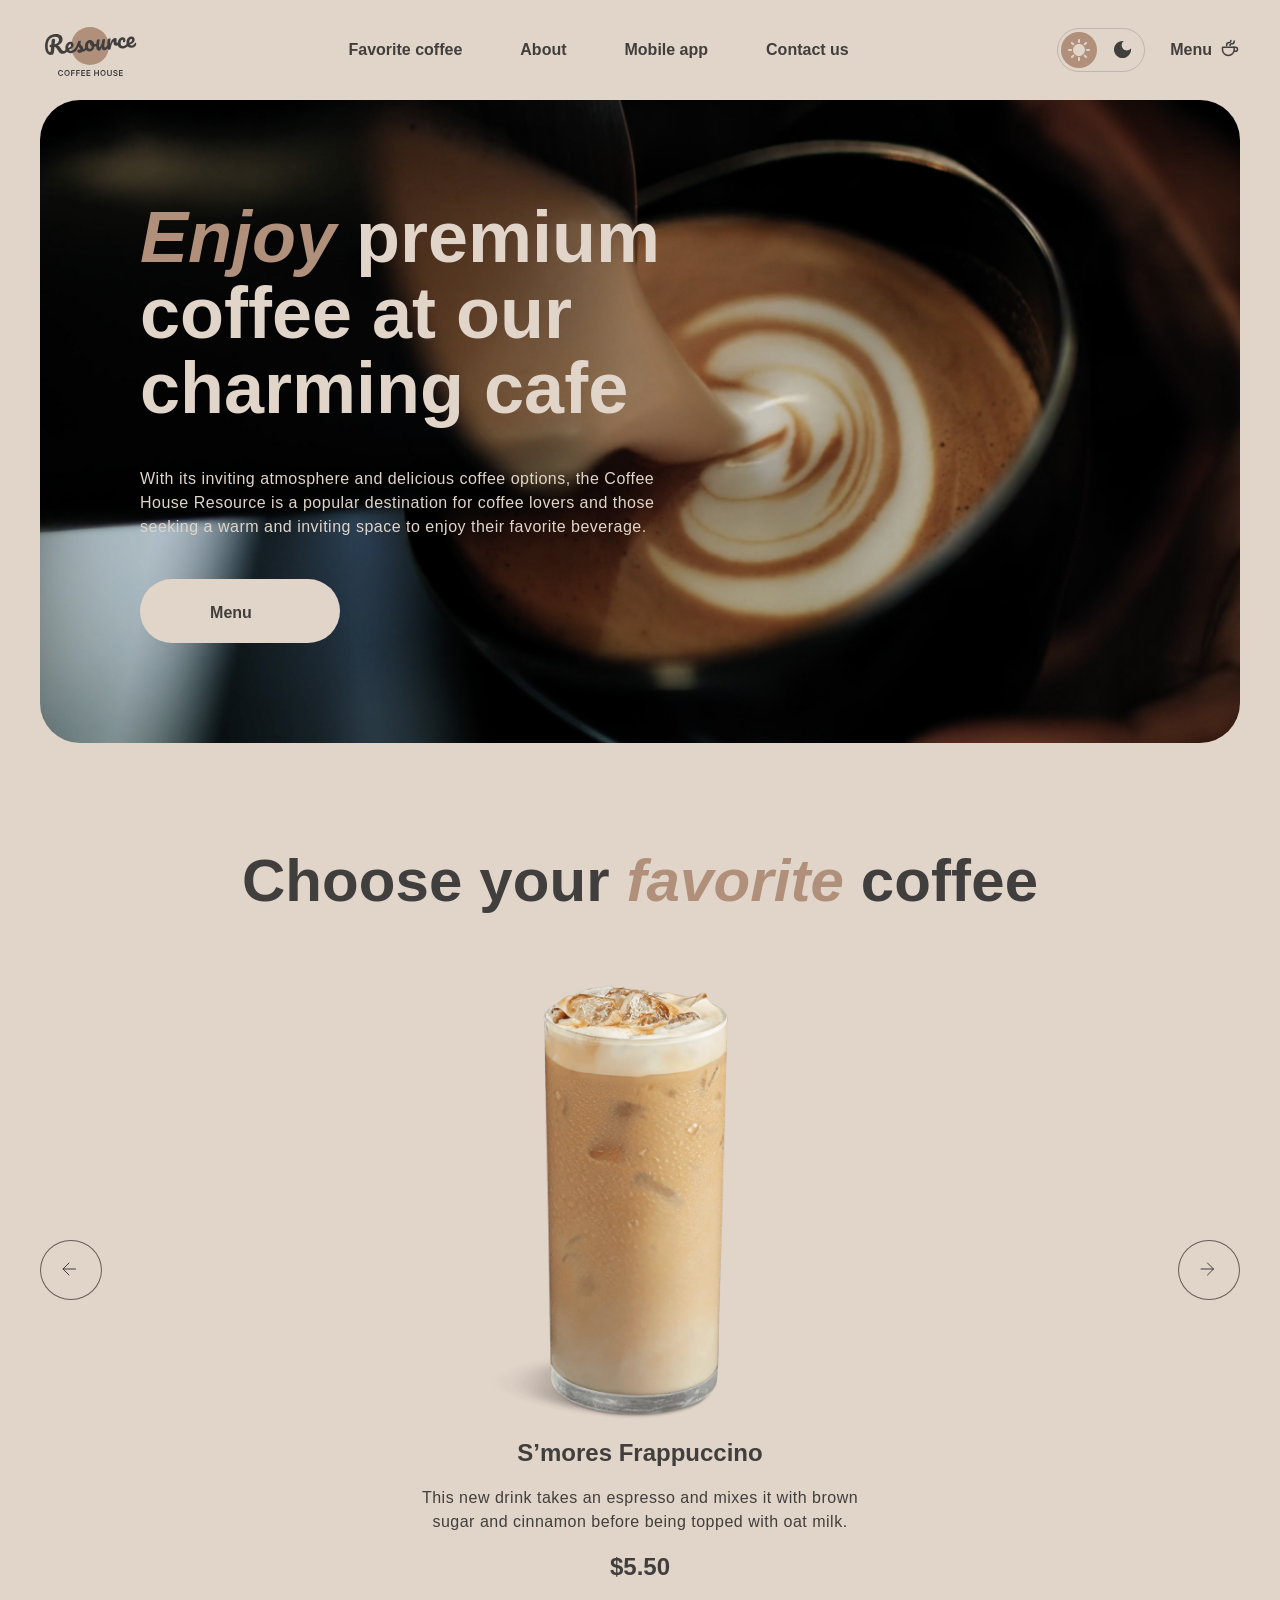
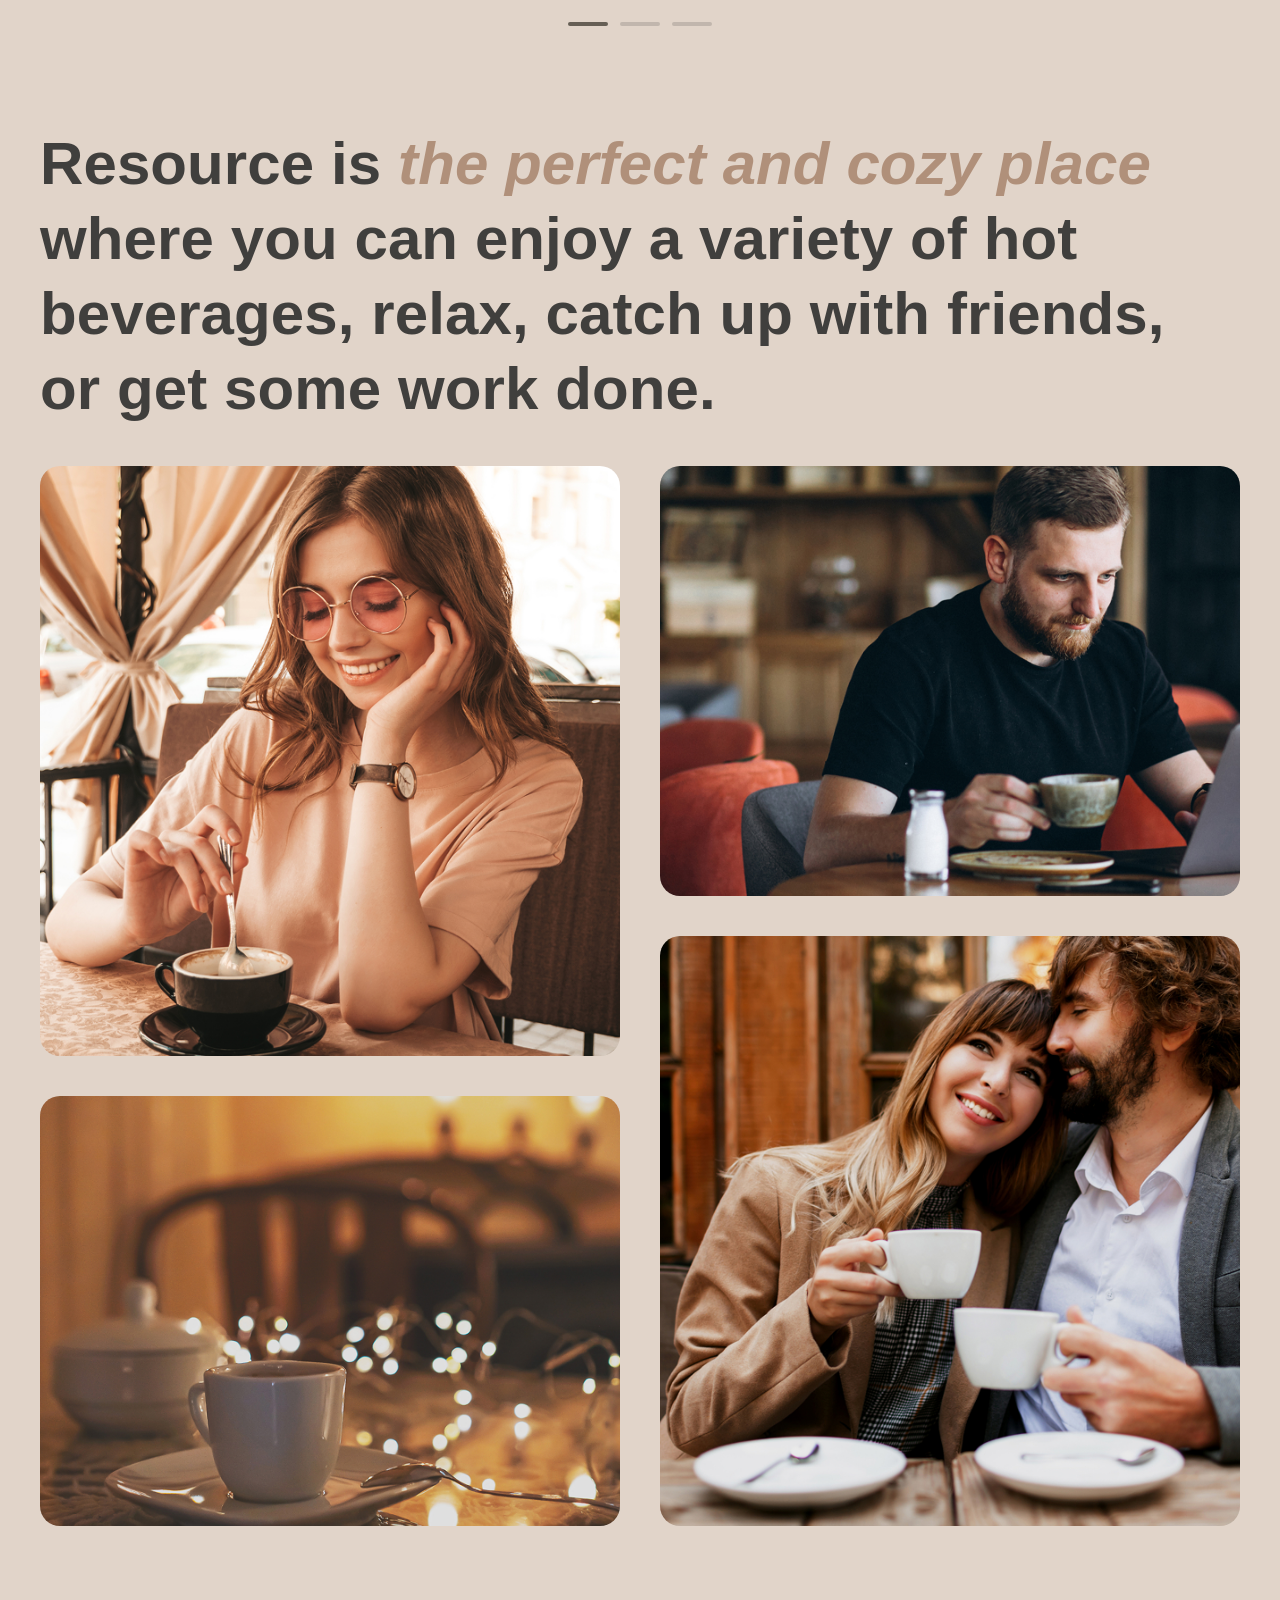
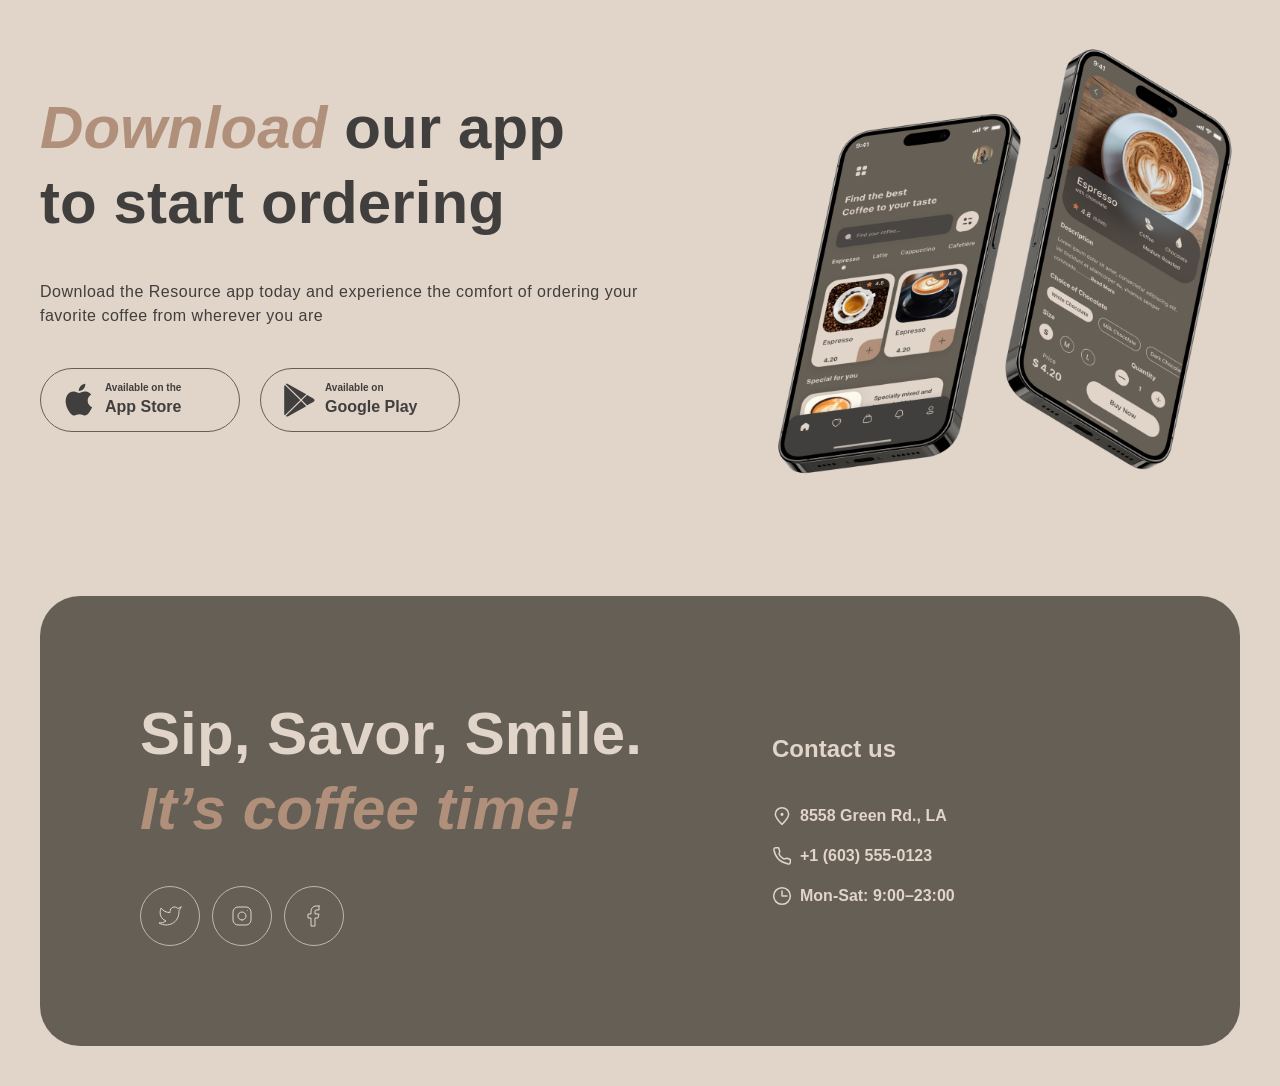
<file: index.html>
<!DOCTYPE html>
<html lang="en">
<head>
  <meta charset="UTF-8">
  <meta name="viewport" content="width=device-width, initial-scale=1.0">
  <title>Coffee House</title>
  <link rel="icon" type="image/svg+xml" href="./assets/svg/coffee-favicon.svg">
  <link rel="stylesheet" href="./css/fonts.css">
  <link rel="stylesheet" href="./css/normalize.css">
  <link rel="stylesheet" href="./css/settings.css">
  <link rel="stylesheet" href="./css/base.css">
  <link rel="stylesheet" href="./css/layouts.css">
  <link rel="stylesheet" href="./css/header.css">
  <link rel="stylesheet" href="./css/burger.css">
  <link rel="stylesheet" href="./css/sections.css">
  <link rel="stylesheet" href="./css/footer.css">
</head>
<body class="body preload">
  <header class="header" id="header-placeholder">
    <div class="wrapper">
      <div class="header__menu">
        <div class="header__logo">
          <a class="to-main" href="index.html">
            <span class="title-resource">
              <svg width="93" height="23" viewBox="0 0 93 23" fill="none" xmlns="http://www.w3.org/2000/svg">
                <path d="M91.4304 9.72829C91.6376 9.71017 91.8054 9.79186 91.9337 9.97336C92.0779 10.1535 92.1647 10.4109 92.194 10.7456C92.2442 11.3194 92.1519 11.8254 91.9172 12.2635C91.5309 12.9879 90.9878 13.5735 90.2881 14.0202C89.6043 14.4655 88.7603 14.732 87.7562 14.8199C86.226 14.9538 84.9988 14.6034 84.0745 13.7688C83.1489 12.9182 82.6177 11.7119 82.4811 10.1499C82.3849 9.05008 82.5267 8.00976 82.9067 7.02891C83.2852 6.03212 83.8566 5.21924 84.6207 4.59025C85.4007 3.95987 86.3087 3.59935 87.3448 3.50871C88.2692 3.42783 89.0348 3.64192 89.6415 4.15098C90.2468 4.64411 90.5905 5.36087 90.6728 6.30128C90.769 7.40108 90.4535 8.38432 89.7263 9.251C89.0136 10.1003 87.7291 10.8391 85.8728 11.4673C86.3195 12.167 86.9971 12.4771 87.9056 12.3977C88.5591 12.3405 89.0798 12.1423 89.4678 11.8032C89.8716 11.4627 90.3211 10.9095 90.8162 10.1434C90.9866 9.88758 91.1913 9.74921 91.4304 9.72829ZM87.1433 5.88732C86.5536 5.93892 86.0815 6.32553 85.727 7.04717C85.3885 7.76742 85.2618 8.61368 85.3468 9.58597L85.351 9.63379C86.2719 9.32836 86.9838 8.9288 87.4867 8.43509C87.9896 7.94138 88.2152 7.39966 88.1636 6.80991C88.1371 6.50707 88.0285 6.27565 87.8379 6.11566C87.6617 5.93833 87.4302 5.86222 87.1433 5.88732Z" fill="currentColor"/>
                <path d="M79.0495 15.5817C77.4875 15.7183 76.2298 15.3867 75.2765 14.5867C74.3377 13.7694 73.8048 12.6356 73.6779 11.1851C73.565 9.89403 73.721 8.74004 74.146 7.72313C74.571 6.70622 75.1669 5.89921 75.9338 5.3021C76.7006 4.70499 77.5304 4.36739 78.423 4.2893C79.2996 4.2126 80 4.41633 80.5242 4.90048C81.063 5.36731 81.3679 6.00716 81.439 6.82006C81.4976 7.4895 81.3957 8.06859 81.1333 8.55732C80.8868 9.04465 80.5245 9.30924 80.0463 9.35107C79.7435 9.37757 79.4901 9.32746 79.2863 9.20074C79.0984 9.07263 78.9933 8.88106 78.971 8.62603C78.9613 8.51446 78.966 8.38555 78.9854 8.23931C79.0047 8.09307 79.0195 7.98737 79.0299 7.92222C79.0887 7.67616 79.109 7.44953 79.0909 7.24232C79.0727 7.03511 79.003 6.8806 78.8817 6.77879C78.7763 6.67558 78.628 6.63235 78.4367 6.64908C78.0701 6.68115 77.742 6.8785 77.4525 7.24111C77.1616 7.58778 76.945 8.04841 76.8025 8.62302C76.66 9.19762 76.6181 9.81965 76.6767 10.4891C76.8384 12.338 77.7242 13.1921 79.3341 13.0512C79.9876 12.9941 80.6701 12.7175 81.3816 12.2216C82.1076 11.7084 82.7989 10.9814 83.4554 10.0406C83.6271 9.8007 83.8325 9.6703 84.0716 9.64938C84.2788 9.63125 84.4466 9.71294 84.5749 9.89445C84.7191 10.0746 84.8059 10.332 84.8352 10.6667C84.8882 11.2724 84.78 11.7797 84.5106 12.1888C83.8424 13.1788 83.0045 13.9748 81.9972 14.5769C81.0044 15.1617 80.0218 15.4966 79.0495 15.5817Z" fill="currentColor"/>
                <path d="M65.3009 16.7846C64.6952 16.8376 64.237 16.5565 63.9262 15.9412C63.6313 15.3246 63.4225 14.3149 63.2998 12.9123C63.1185 10.8402 63.2412 8.84593 63.6678 6.92946C63.7708 6.45468 63.9726 6.09973 64.2733 5.86464C64.5885 5.6122 65.0409 5.46019 65.6307 5.40859C65.9495 5.3807 66.1761 5.40103 66.3106 5.46957C66.4451 5.53811 66.5221 5.68395 66.5416 5.9071C66.5639 6.16212 66.4946 6.74639 66.3336 7.6599C66.23 8.31141 66.1513 8.88043 66.0975 9.36697C66.0437 9.85351 66.0156 10.4502 66.0132 11.1571C66.4192 9.74035 66.9114 8.57302 67.4896 7.65513C68.0678 6.73724 68.6516 6.06781 69.2412 5.64682C69.8467 5.22444 70.4124 4.99025 70.9384 4.94423C71.9745 4.85359 72.5378 5.32629 72.6284 6.36233C72.6466 6.56954 72.6188 7.07789 72.545 7.8874C72.4733 8.53612 72.4444 8.94018 72.4584 9.09957C72.5072 9.65744 72.7308 9.91894 73.1293 9.88408C73.5756 9.84503 74.1187 9.44417 74.7587 8.68149C74.9478 8.45615 75.1539 8.33372 75.377 8.3142C75.5842 8.29607 75.752 8.37776 75.8803 8.55927C76.0231 8.72344 76.1078 8.95695 76.1343 9.2598C76.1859 9.84954 76.067 10.3257 75.7775 10.6883C75.3716 11.1896 74.8805 11.6341 74.3041 12.0218C73.7422 12.3922 73.1266 12.6067 72.4571 12.6652C71.6124 12.7392 70.948 12.5805 70.464 12.1891C69.996 11.7964 69.73 11.2335 69.6658 10.5003C69.6449 10.2612 69.6479 10.02 69.6748 9.77675C69.6788 9.45518 69.6759 9.2386 69.6661 9.12703C69.6438 8.872 69.545 8.75216 69.3697 8.7675C69.1306 8.78842 68.8355 9.08727 68.4844 9.66406C68.1479 10.2235 67.8267 10.9583 67.5209 11.8684C67.2151 12.7786 66.9851 13.7302 66.8311 14.7234C66.7213 15.4879 66.5587 16.0161 66.3433 16.308C66.1425 16.5825 65.795 16.7414 65.3009 16.7846Z" fill="currentColor"/>
                <path d="M54.9981 17.6858C54.2808 17.7486 53.6625 17.4734 53.1431 16.8603C52.6382 16.2299 52.3426 15.4206 52.2561 14.4324C52.1515 13.237 52.1357 12.1382 52.2086 11.136C52.2802 10.1179 52.4504 9.03494 52.7194 7.88712C52.837 7.39501 53.0301 7.03279 53.2989 6.80048C53.5677 6.56817 54.0129 6.42483 54.6345 6.37044C54.9852 6.33976 55.2292 6.37463 55.3664 6.47505C55.5196 6.57407 55.606 6.73516 55.6255 6.95831C55.6367 7.08582 55.5867 7.52385 55.4755 8.27238C55.3677 8.87608 55.2869 9.42119 55.2331 9.90773C55.0607 11.6092 54.999 12.7389 55.0478 13.2968C55.0771 13.6315 55.1378 13.8671 55.2301 14.0036C55.3209 14.1241 55.454 14.1767 55.6293 14.1614C55.8684 14.1405 56.1424 13.8756 56.4512 13.3667C56.776 12.8565 57.0951 12.0978 57.4085 11.0906C57.7378 10.0821 58.0317 8.8518 58.2902 7.39975C58.3758 6.91042 58.5371 6.551 58.774 6.32148C59.0269 6.09056 59.4163 5.95209 59.9423 5.90608C60.3089 5.874 60.5681 5.89951 60.7199 5.98259C60.8703 6.04974 60.956 6.20285 60.9769 6.44194C61.0118 6.84042 60.908 7.94968 60.6657 9.76972C60.3979 11.849 60.285 13.1277 60.3268 13.6059C60.3533 13.9087 60.438 14.1422 60.5808 14.3064C60.7223 14.4546 60.8966 14.5197 61.1038 14.5015C61.4226 14.4737 61.7804 14.2496 62.1773 13.8294C62.5888 13.3919 63.1227 12.7027 63.7792 11.7619C63.951 11.5221 64.1564 11.3917 64.3955 11.3707C64.6027 11.3526 64.7704 11.4343 64.8987 11.6158C65.043 11.7959 65.1298 12.0533 65.159 12.3881C65.2148 13.0256 65.1066 13.533 64.8345 13.9101C64.223 14.8149 63.5425 15.5731 62.7929 16.1847C62.0593 16.795 61.1905 17.1441 60.1863 17.2319C59.4212 17.2988 58.8296 17.0535 58.4114 16.4958C58.0091 15.9367 57.7613 15.1232 57.6679 14.0553C57.4917 15.1629 57.1585 16.0352 56.6681 16.6724C56.1764 17.2936 55.6197 17.6314 54.9981 17.6858Z" fill="currentColor"/>
                <path d="M53.3125 10.3166C53.5197 10.2985 53.6882 10.3881 53.8179 10.5856C53.9476 10.783 54.0264 11.0411 54.0543 11.3599C54.1212 12.125 53.9298 12.5995 53.4801 12.7834C52.5531 13.2017 51.5178 13.4851 50.3744 13.6333C50.1887 14.9987 49.6851 16.1268 48.8636 17.0178C48.0408 17.8929 47.0635 18.3799 45.9318 18.4789C44.9755 18.5626 44.1344 18.4033 43.4086 18.001C42.6987 17.5973 42.1349 17.0283 41.7173 16.2939C41.2998 15.5595 41.0519 14.746 40.9738 13.8534C40.8678 12.6421 41.0048 11.5459 41.3848 10.5651C41.7633 9.56831 42.3361 8.77136 43.1029 8.17425C43.8684 7.5612 44.7453 7.21145 45.7335 7.12499C46.9449 7.01901 47.9541 7.35633 48.7612 8.13696C49.5829 8.90025 50.1111 9.88997 50.346 11.1061C51.091 10.9928 51.9696 10.7553 52.982 10.3937C53.1067 10.3506 53.2169 10.3249 53.3125 10.3166ZM45.9014 15.9279C46.4114 15.8832 46.8316 15.6377 47.162 15.1912C47.5082 14.7433 47.711 14.1233 47.7702 13.3311C47.2468 13.0396 46.8259 12.6348 46.5075 12.1165C46.2051 11.5969 46.0273 11.0343 45.9743 10.4286C45.952 10.1735 45.9536 9.91643 45.9791 9.65722L45.8596 9.66767C45.222 9.72345 44.7153 10.081 44.3393 10.7403C43.9779 11.3822 43.846 12.261 43.9436 13.3768C44.0203 14.2534 44.2462 14.9082 44.6214 15.3412C45.0125 15.7727 45.4391 15.9683 45.9014 15.9279Z" fill="currentColor"/>
                <path d="M36.0623 19.8725C35.2334 19.945 34.5791 19.8095 34.0994 19.466C33.6355 19.1211 33.3827 18.7096 33.3409 18.2314C33.3046 17.817 33.4247 17.4451 33.701 17.1158C33.9774 16.7864 34.4104 16.596 35.0001 16.5444C35.2074 16.5262 35.4485 16.5292 35.7237 16.5533C36.0134 16.5601 36.2306 16.5652 36.3755 16.5686C36.3233 16.1556 36.1935 15.7734 35.9861 15.4222C35.7946 15.0695 35.5567 14.737 35.2724 14.4246C34.9867 14.0962 34.7211 13.8143 34.4757 13.5788C34.0638 14.5624 33.6381 15.3867 33.1983 16.0515C32.7745 16.715 32.3002 17.3507 31.7752 17.9588C31.5133 18.2708 31.2231 18.4408 30.9043 18.4687C30.6492 18.491 30.4344 18.4214 30.2596 18.2601C30.0835 18.0827 29.9836 17.8586 29.9599 17.5876C29.932 17.2688 30.0178 16.9642 30.2172 16.6737L30.4946 16.264C31.2764 15.1034 31.8598 14.153 32.2447 13.4126C32.4752 12.9267 32.7403 12.2851 33.04 11.488C33.3383 10.6749 33.6265 9.83857 33.9046 8.97905C34.1461 8.25124 34.745 7.84549 35.7014 7.76182C36.1477 7.72278 36.462 7.73543 36.6443 7.79979C36.8266 7.86415 36.9254 7.98399 36.9407 8.15932C36.9491 8.25495 36.9305 8.40916 36.8848 8.62195C36.8392 8.83474 36.7697 9.04962 36.6762 9.26659C36.4395 9.86549 36.3386 10.3642 36.3735 10.7627C36.3944 11.0018 36.4971 11.2578 36.6816 11.5307C36.882 11.8023 37.1764 12.1379 37.5647 12.5376C38.1333 13.1624 38.5661 13.7028 38.8629 14.1586C39.1743 14.5971 39.3544 15.0953 39.4032 15.6532C39.4172 15.8126 39.4208 16.0371 39.414 16.3268C40.1685 15.9557 41.0146 15.0706 41.9522 13.6715C42.124 13.4316 42.3294 13.3012 42.5685 13.2803C42.7757 13.2622 42.9434 13.3439 43.0717 13.5254C43.216 13.7055 43.3028 13.9629 43.332 14.2976C43.385 14.9033 43.2768 15.4107 43.0075 15.8197C42.297 16.8777 41.5912 17.622 40.89 18.0528C40.2034 18.4662 39.3276 18.7355 38.2625 18.8608C37.6723 19.4586 36.9389 19.7958 36.0623 19.8725Z" fill="currentColor"/>
                <path d="M32.3681 14.1727C32.5753 14.1545 32.743 14.2362 32.8714 14.4177C33.0156 14.5978 33.1024 14.8553 33.1317 15.19C33.1874 15.8276 33.0792 16.3349 32.8071 16.7121C32.2801 17.4809 31.5011 18.2156 30.4703 18.9161C29.4553 19.6152 28.3342 20.0185 27.1069 20.1259C25.4333 20.2723 24.0945 19.9317 23.0906 19.104C22.0866 18.2764 21.5156 17.0736 21.3776 15.4956C21.2813 14.3958 21.4232 13.3555 21.8032 12.3746C22.1817 11.3778 22.7531 10.5649 23.5171 9.93595C24.2972 9.30557 25.2052 8.94506 26.2413 8.85442C27.1657 8.77354 27.9313 8.98763 28.538 9.49669C29.1432 9.98981 29.487 10.7066 29.5693 11.647C29.6655 12.7468 29.35 13.73 28.6228 14.5967C27.9101 15.446 26.6336 16.1841 24.7932 16.8109C25.2558 17.5092 26.045 17.8096 27.1607 17.712C27.878 17.6492 28.6693 17.3311 29.5346 16.7575C30.4144 16.1665 31.1535 15.4353 31.7518 14.5639C31.9236 14.324 32.129 14.1936 32.3681 14.1727ZM26.0398 11.233C25.45 11.2846 24.9779 11.6712 24.6235 12.3929C24.285 13.1131 24.1583 13.9594 24.2433 14.9317L24.2475 14.9795C25.1684 14.6741 25.8803 14.2745 26.3832 13.7808C26.886 13.2871 27.1117 12.7454 27.0601 12.1556C27.0336 11.8528 26.925 11.6214 26.7343 11.4614C26.5582 11.284 26.3267 11.2079 26.0398 11.233Z" fill="currentColor"/>
                <path d="M23.4426 14.9538C23.6498 14.9356 23.8176 15.0173 23.9459 15.1988C24.0901 15.3789 24.1769 15.6364 24.2062 15.9711C24.2605 16.5927 24.1524 17.1001 23.8816 17.4932C23.1974 18.4846 22.4871 19.2695 21.7507 19.8478C21.0129 20.4103 20.1101 20.7382 19.0421 20.8317C18.0061 20.9223 17.0971 20.7208 16.3151 20.227C15.549 19.7319 14.7799 18.8355 14.0079 17.5379C13.3871 16.5 12.9029 15.7393 12.5555 15.2558C12.2066 14.7563 11.871 14.4082 11.5486 14.2116C11.2422 14.0135 10.8717 13.9094 10.4372 13.8992C10.4027 14.2395 10.3115 15.3076 10.1634 17.1033C10.1056 17.9114 10.0684 18.4045 10.0519 18.5826C9.97758 19.5689 9.72434 20.3459 9.29218 20.9137C8.85863 21.4656 8.15571 21.7841 7.18343 21.8692C6.11551 21.9626 5.13994 21.7347 4.25672 21.1856C3.38804 20.6192 2.68175 19.7976 2.13784 18.7209C1.59254 17.6283 1.25713 16.3647 1.13163 14.9302C0.897356 12.2524 1.15739 9.90081 1.91173 7.87536C2.68201 5.84851 3.85933 4.25183 5.44369 3.0853C7.04259 1.90145 8.94184 1.2133 11.1414 1.02086C12.6716 0.886984 13.9749 1.00585 15.0514 1.37744C16.1279 1.74903 16.9487 2.31966 17.514 3.08932C18.0951 3.85759 18.4304 4.75178 18.5196 5.77189C18.5977 6.66448 18.4592 7.55995 18.1042 8.45832C17.7636 9.33935 17.1996 10.1436 16.412 10.871C15.6244 11.5984 14.6389 12.1745 13.4554 12.5992C14.2386 12.7395 14.8576 13.0226 15.3125 13.4486C15.7673 13.8746 16.241 14.5158 16.7335 15.3721C17.2635 16.2894 17.7632 16.9524 18.2326 17.361C18.7179 17.7683 19.2475 17.9468 19.8213 17.8966C20.3313 17.852 20.8028 17.6421 21.2358 17.2669C21.6673 16.8758 22.1975 16.2351 22.8263 15.345C22.9981 15.1051 23.2035 14.9747 23.4426 14.9538ZM7.1357 14.164C6.59377 14.2114 6.20804 14.1167 5.97852 13.8798C5.76494 13.6415 5.64421 13.3629 5.61632 13.0442C5.58285 12.6616 5.6759 12.3483 5.89546 12.1042C6.13096 11.8588 6.40811 11.7221 6.72689 11.6942L7.3246 11.6419C7.44297 10.0576 7.56422 8.68981 7.68836 7.53861C7.80493 6.48444 8.42905 5.90785 9.56073 5.80884C10.4693 5.72936 10.9591 6.09606 11.0302 6.90896C11.0455 7.08429 11.0494 7.22047 11.0419 7.3175L10.6718 11.3491C11.5283 11.226 12.2912 10.9504 12.9605 10.5225C13.6457 10.0931 14.1669 9.53357 14.5241 8.8438C14.8973 8.15265 15.0476 7.39265 14.9751 6.56382C14.8873 5.55966 14.4756 4.80065 13.74 4.28681C13.0044 3.77296 11.9751 3.57391 10.6522 3.68965C9.09015 3.82631 7.75355 4.33675 6.64238 5.22096C5.54576 6.08783 4.73764 7.31494 4.21801 8.90226C3.69698 10.4737 3.53199 12.3512 3.72303 14.5348C3.81228 15.5549 3.99258 16.4225 4.26394 17.1376C4.53529 17.8527 4.83843 18.3803 5.17334 18.7204C5.50826 19.0605 5.8112 19.2187 6.08217 19.195C6.28938 19.1768 6.44767 19.0586 6.55706 18.8402C6.68238 18.6205 6.76467 18.276 6.80392 17.8068L7.1357 14.164Z" fill="currentColor"/>
              </svg>
            </span>
            <span class="title-coffeHouse">
              <svg width="65" height="6" viewBox="0 0 65 6" fill="none" xmlns="http://www.w3.org/2000/svg">
                <path d="M60.9766 5.89777V0.0795898H64.7607V0.963113H62.0305V2.54266H64.5646V3.42618H62.0305V5.01425H64.7834V5.89777H60.9766Z" fill="currentColor"/>
                <path d="M58.544 1.67898C58.5175 1.43087 58.4058 1.23769 58.2088 1.09943C58.0137 0.961174 57.7599 0.892045 57.4474 0.892045C57.2277 0.892045 57.0393 0.925189 56.8821 0.991477C56.7249 1.05777 56.6046 1.14773 56.5213 1.26136C56.438 1.375 56.3954 1.50474 56.3935 1.65057C56.3935 1.77178 56.4209 1.87689 56.4759 1.96591C56.5327 2.05492 56.6094 2.13068 56.706 2.19318C56.8026 2.25379 56.9096 2.30492 57.027 2.34659C57.1444 2.38826 57.2628 2.4233 57.3821 2.4517L57.9276 2.58807C58.1473 2.6392 58.3584 2.70833 58.5611 2.79545C58.7656 2.88258 58.9484 2.99242 59.1094 3.125C59.2723 3.25758 59.401 3.41761 59.4957 3.60511C59.5904 3.79261 59.6378 4.01231 59.6378 4.2642C59.6378 4.60511 59.5507 4.9053 59.3764 5.16477C59.2022 5.42235 58.9503 5.62405 58.6207 5.76989C58.2931 5.91383 57.8963 5.9858 57.4304 5.9858C56.9777 5.9858 56.5848 5.91572 56.2514 5.77557C55.92 5.63542 55.6605 5.43087 55.473 5.16193C55.2874 4.89299 55.187 4.56534 55.1719 4.17898H56.2088C56.224 4.38163 56.2865 4.55019 56.3963 4.68466C56.5062 4.81913 56.6491 4.91951 56.8253 4.9858C57.0033 5.05208 57.2022 5.08523 57.4219 5.08523C57.651 5.08523 57.8518 5.05114 58.0241 4.98295C58.1984 4.91288 58.3348 4.81629 58.4332 4.69318C58.5317 4.56818 58.5819 4.42235 58.5838 4.25568C58.5819 4.10417 58.5374 3.97917 58.4503 3.88068C58.3632 3.7803 58.241 3.69697 58.0838 3.63068C57.9285 3.5625 57.7467 3.50189 57.5384 3.44886L56.8764 3.27841C56.3973 3.1553 56.0185 2.96875 55.7401 2.71875C55.4635 2.46686 55.3253 2.13258 55.3253 1.71591C55.3253 1.37311 55.4181 1.07292 55.6037 0.815341C55.7912 0.557765 56.0459 0.357955 56.3679 0.215909C56.6899 0.0719697 57.0545 0 57.4616 0C57.8745 0 58.2363 0.0719697 58.5469 0.215909C58.8594 0.357955 59.1046 0.555871 59.2827 0.809659C59.4607 1.06155 59.5526 1.35133 59.5582 1.67898H58.544Z" fill="currentColor"/>
                <path d="M52.7828 0.0795898H53.8368V3.88073C53.8368 4.29739 53.7383 4.66387 53.5414 4.98016C53.3463 5.29645 53.0717 5.5436 52.7175 5.72164C52.3633 5.89777 51.9495 5.98584 51.476 5.98584C51.0006 5.98584 50.5859 5.89777 50.2317 5.72164C49.8775 5.5436 49.6029 5.29645 49.4078 4.98016C49.2128 4.66387 49.1152 4.29739 49.1152 3.88073V0.0795898H50.1692V3.79266C50.1692 4.03508 50.2222 4.25099 50.3283 4.44039C50.4363 4.62978 50.5878 4.77845 50.7828 4.88641C50.9779 4.99247 51.209 5.0455 51.476 5.0455C51.7431 5.0455 51.9741 4.99247 52.1692 4.88641C52.3662 4.77845 52.5177 4.62978 52.6238 4.44039C52.7298 4.25099 52.7828 4.03508 52.7828 3.79266V0.0795898Z" fill="currentColor"/>
                <path d="M47.7177 2.98864C47.7177 3.61553 47.6003 4.15246 47.3654 4.59943C47.1325 5.04451 46.8143 5.38542 46.4109 5.62216C46.0094 5.8589 45.5539 5.97727 45.0444 5.97727C44.5349 5.97727 44.0785 5.8589 43.6751 5.62216C43.2736 5.38352 42.9554 5.04167 42.7205 4.59659C42.4876 4.14962 42.3711 3.61364 42.3711 2.98864C42.3711 2.36174 42.4876 1.82576 42.7205 1.38068C42.9554 0.933712 43.2736 0.591856 43.6751 0.355114C44.0785 0.118371 44.5349 0 45.0444 0C45.5539 0 46.0094 0.118371 46.4109 0.355114C46.8143 0.591856 47.1325 0.933712 47.3654 1.38068C47.6003 1.82576 47.7177 2.36174 47.7177 2.98864ZM46.658 2.98864C46.658 2.54735 46.5889 2.17519 46.4506 1.87216C46.3143 1.56723 46.1249 1.33712 45.8825 1.18182C45.64 1.02462 45.3607 0.946023 45.0444 0.946023C44.7281 0.946023 44.4487 1.02462 44.2063 1.18182C43.9639 1.33712 43.7736 1.56723 43.6353 1.87216C43.4989 2.17519 43.4308 2.54735 43.4308 2.98864C43.4308 3.42992 43.4989 3.80303 43.6353 4.10795C43.7736 4.41098 43.9639 4.6411 44.2063 4.7983C44.4487 4.9536 44.7281 5.03125 45.0444 5.03125C45.3607 5.03125 45.64 4.9536 45.8825 4.7983C46.1249 4.6411 46.3143 4.41098 46.4506 4.10795C46.5889 3.80303 46.658 3.42992 46.658 2.98864Z" fill="currentColor"/>
                <path d="M36.166 5.89777V0.0795898H37.22V2.54266H39.916V0.0795898H40.9728V5.89777H39.916V3.42618H37.22V5.89777H36.166Z" fill="currentColor"/>
                <path d="M28.5234 5.89777V0.0795898H32.3075V0.963113H29.5774V2.54266H32.1115V3.42618H29.5774V5.01425H32.3303V5.89777H28.5234Z" fill="currentColor"/>
                <path d="M23.2637 5.89777V0.0795898H27.0478V0.963113H24.3176V2.54266H26.8517V3.42618H24.3176V5.01425H27.0705V5.89777H23.2637Z" fill="currentColor"/>
                <path d="M18.1758 5.89777V0.0795898H21.9031V0.963113H19.2298V2.54266H21.6474V3.42618H19.2298V5.89777H18.1758Z" fill="currentColor"/>
                <path d="M13.0879 5.89777V0.0795898H16.8152V0.963113H14.1419V2.54266H16.5595V3.42618H14.1419V5.89777H13.0879Z" fill="currentColor"/>
                <path d="M11.6923 2.98864C11.6923 3.61553 11.5749 4.15246 11.34 4.59943C11.1071 5.04451 10.7889 5.38542 10.3855 5.62216C9.98396 5.8589 9.52847 5.97727 9.019 5.97727C8.50953 5.97727 8.05309 5.8589 7.64968 5.62216C7.24817 5.38352 6.92998 5.04167 6.69513 4.59659C6.46218 4.14962 6.3457 3.61364 6.3457 2.98864C6.3457 2.36174 6.46218 1.82576 6.69513 1.38068C6.92998 0.933712 7.24817 0.591856 7.64968 0.355114C8.05309 0.118371 8.50953 0 9.019 0C9.52847 0 9.98396 0.118371 10.3855 0.355114C10.7889 0.591856 11.1071 0.933712 11.34 1.38068C11.5749 1.82576 11.6923 2.36174 11.6923 2.98864ZM10.6326 2.98864C10.6326 2.54735 10.5635 2.17519 10.4252 1.87216C10.2889 1.56723 10.0995 1.33712 9.85707 1.18182C9.61464 1.02462 9.33529 0.946023 9.019 0.946023C8.70271 0.946023 8.42335 1.02462 8.18093 1.18182C7.93851 1.33712 7.74817 1.56723 7.60991 1.87216C7.47354 2.17519 7.40536 2.54735 7.40536 2.98864C7.40536 3.42992 7.47354 3.80303 7.60991 4.10795C7.74817 4.41098 7.93851 4.6411 8.18093 4.7983C8.42335 4.9536 8.70271 5.03125 9.019 5.03125C9.33529 5.03125 9.61464 4.9536 9.85707 4.7983C10.0995 4.6411 10.2889 4.41098 10.4252 4.10795C10.5635 3.80303 10.6326 3.42992 10.6326 2.98864Z" fill="currentColor"/>
                <path d="M5.12784 2.04261H4.06534C4.03504 1.86837 3.97917 1.71402 3.89773 1.57955C3.81629 1.44318 3.71496 1.32765 3.59375 1.23295C3.47254 1.13826 3.33428 1.06723 3.17898 1.01989C3.02557 0.970644 2.85985 0.946023 2.68182 0.946023C2.36553 0.946023 2.08523 1.02557 1.84091 1.18466C1.59659 1.34186 1.4053 1.57292 1.26705 1.87784C1.12879 2.18087 1.05966 2.55114 1.05966 2.98864C1.05966 3.43371 1.12879 3.80871 1.26705 4.11364C1.4072 4.41667 1.59848 4.64583 1.84091 4.80114C2.08523 4.95455 2.36458 5.03125 2.67898 5.03125C2.85322 5.03125 3.0161 5.00852 3.16761 4.96307C3.32102 4.91572 3.45833 4.84659 3.57955 4.75568C3.70265 4.66477 3.80587 4.55303 3.8892 4.42045C3.97443 4.28788 4.03314 4.13636 4.06534 3.96591L5.12784 3.97159C5.08807 4.24811 5.00189 4.50758 4.86932 4.75C4.73864 4.99242 4.56723 5.20644 4.35511 5.39205C4.14299 5.57576 3.89489 5.7197 3.6108 5.82386C3.3267 5.92614 3.01136 5.97727 2.66477 5.97727C2.15341 5.97727 1.69697 5.8589 1.29545 5.62216C0.893939 5.38542 0.577652 5.04356 0.346591 4.59659C0.11553 4.14962 0 3.61364 0 2.98864C0 2.36174 0.116477 1.82576 0.349432 1.38068C0.582386 0.933712 0.899621 0.591856 1.30114 0.355114C1.70265 0.118371 2.1572 0 2.66477 0C2.98864 0 3.28977 0.0454545 3.56818 0.136364C3.84659 0.227273 4.0947 0.360796 4.3125 0.536932C4.5303 0.711174 4.70928 0.925189 4.84943 1.17898C4.99148 1.43087 5.08428 1.71875 5.12784 2.04261Z" fill="currentColor"/>
              </svg>
            </span>
          </a>
        </div>
        <nav class="nav opened-burger-menu">
          <ul class="nav-list action-link">
            <li class="nav-item"><a href="index.html#Favorite-coffee" class="nav-link">Favorite coffee</a></li>
            <li class="nav-item"><a href="index.html#About" class="nav-link">About</a></li>
            <li class="nav-item"><a href="index.html#Mobile-app" class="nav-link">Mobile app</a></li>
            <li class="nav-item"><a href="#Contact-us" class="nav-link">Contact us</a></li>
          </ul>
          <a href="menu.html" class="menu-link-copy">
            <span class="action-link burger-chore">Menu</span>
            <svg width="40" height="40" viewBox="0 0 20 20" fill="none" xmlns="http://www.w3.org/2000/svg">
              <path d="M14.166 9.76667V11.6667C14.166 14.8883 11.5543 17.5 8.33268 17.5C5.11102 17.5 2.49935 14.8883 2.49935 11.6667V9.76667C2.49935 9.4353 2.76798 9.16667 3.09935 9.16667H13.566C13.8974 9.16667 14.166 9.4353 14.166 9.76667Z" stroke="currentColor" stroke-width="1.5" stroke-linecap="round" stroke-linejoin="round"/>
              <path d="M9.99935 7.49996C9.99935 6.66663 10.5946 5.83329 11.7851 5.83329C13.1 5.83329 14.166 4.7673 14.166 3.45234V2.91663" stroke="currentColor" stroke-width="1.5" stroke-linecap="round" stroke-linejoin="round"/>
              <path d="M6.66732 7.5V7.08333C6.66732 5.70262 7.78661 4.58333 9.16732 4.58333C10.0878 4.58333 10.834 3.83714 10.834 2.91667V2.5" stroke="currentColor" stroke-width="1.5" stroke-linecap="round" stroke-linejoin="round"/>
              <path d="M13.334 9.16663H15.4173C16.5679 9.16663 17.5007 10.0994 17.5007 11.25C17.5007 12.4006 16.5679 13.3333 15.4173 13.3333H14.1673" stroke="currentColor" stroke-width="1.5" stroke-linecap="round" stroke-linejoin="round"/>
            </svg>
          </a>
        </nav>
        <div class="header__actions">
          <button type="button" class="theme-toggle" aria-label="Switch the theme">
            <span class="theme-toggle__icon theme-toggle__icon-sun">
              <svg width="22" height="22" viewBox="0 0 22 22" fill="currentColor" xmlns="http://www.w3.org/2000/svg">
                <path d="M10 3V1C10 0.45 10.45 0 11 0C11.55 0 12 0.45 12 1V3C12 3.55 11.55 4 11 4C10.45 4 10 3.55 10 3ZM17.36 6.05L18.77 4.63C19.16 4.24 19.16 3.61 18.77 3.22C18.38 2.83 17.75 2.83 17.36 3.22L15.95 4.64C15.56 5.03 15.56 5.66 15.95 6.05C16.34 6.44 16.97 6.44 17.36 6.05ZM21 10H19C18.45 10 18 10.45 18 11C18 11.55 18.45 12 19 12H21C21.55 12 22 11.55 22 11C22 10.45 21.55 10 21 10ZM11 18C10.45 18 10 18.45 10 19V21C10 21.55 10.45 22 11 22C11.55 22 12 21.55 12 21V19C12 18.45 11.55 18 11 18ZM4.64 6.05L3.22 4.64C2.83 4.25 2.83 3.61 3.22 3.23C3.61 2.85 4.25 2.84 4.63 3.23L6.04 4.64C6.43 5.03 6.43 5.67 6.04 6.05C5.65 6.43 5.02 6.44 4.64 6.05ZM15.95 15.95C15.56 16.34 15.56 16.98 15.95 17.36L17.36 18.77C17.75 19.16 18.39 19.16 18.77 18.77C19.16 18.38 19.16 17.74 18.77 17.36L17.36 15.95C16.98 15.56 16.34 15.56 15.95 15.95ZM1 12H3C3.55 12 4 11.55 4 11C4 10.45 3.55 10 3 10H1C0.45 10 0 10.45 0 11C0 11.55 0.45 12 1 12ZM4.64 18.78L6.05 17.37C6.44 16.98 6.44 16.34 6.05 15.96C5.66 15.58 5.02 15.57 4.64 15.96L3.23 17.37C2.84 17.76 2.84 18.4 3.23 18.78C3.61 19.17 4.25 19.17 4.64 18.78ZM11 5C7.69 5 5 7.69 5 11C5 14.31 7.69 17 11 17C14.31 17 17 14.31 17 11C17 7.69 14.31 5 11 5Z" fill="currentColor"/>
              </svg>
            </span>
            <span class="theme-toggle__icon theme-toggle__icon-moon">
              <svg width="19" height="19" viewBox="0 0 20 20" fill="currentColor" xmlns="http://www.w3.org/2000/svg">
                <path d="M9 0C4.03 0 0 4.03 0 9C0 13.97 4.03 18 9 18C13.97 18 18 13.97 18 9C18 8.54 17.96 8.08 17.9 7.64C16.92 9.01 15.32 9.9 13.5 9.9C10.52 9.9 8.1 7.48 8.1 4.5C8.1 2.69 8.99 1.08 10.36 0.0999999C9.92 0.0399999 9.46 0 9 0Z" fill="currentColor"/>
              </svg>
            </span>
          </button>
          <a href="menu.html" class="menu-link">
            <span class="action-link">Menu</span>
            <svg width="20" height="20" viewBox="0 0 20 20" fill="none" xmlns="http://www.w3.org/2000/svg">
              <path d="M14.166 9.76667V11.6667C14.166 14.8883 11.5543 17.5 8.33268 17.5C5.11102 17.5 2.49935 14.8883 2.49935 11.6667V9.76667C2.49935 9.4353 2.76798 9.16667 3.09935 9.16667H13.566C13.8974 9.16667 14.166 9.4353 14.166 9.76667Z" stroke="currentColor" stroke-width="1.5" stroke-linecap="round" stroke-linejoin="round"/>
              <path d="M9.99935 7.49996C9.99935 6.66663 10.5946 5.83329 11.7851 5.83329C13.1 5.83329 14.166 4.7673 14.166 3.45234V2.91663" stroke="currentColor" stroke-width="1.5" stroke-linecap="round" stroke-linejoin="round"/>
              <path d="M6.66732 7.5V7.08333C6.66732 5.70262 7.78661 4.58333 9.16732 4.58333C10.0878 4.58333 10.834 3.83714 10.834 2.91667V2.5" stroke="currentColor" stroke-width="1.5" stroke-linecap="round" stroke-linejoin="round"/>
              <path d="M13.334 9.16663H15.4173C16.5679 9.16663 17.5007 10.0994 17.5007 11.25C17.5007 12.4006 16.5679 13.3333 15.4173 13.3333H14.1673" stroke="currentColor" stroke-width="1.5" stroke-linecap="round" stroke-linejoin="round"/>
            </svg>
          </a>
          <button type="button" class="burger-button hide" aria-label="Open menu">
            <span class="burger-line first-line"></span>
            <span class="burger-line second-line"></span>
          </button>
        </div>
      </div>
    </div>
  </header>

  <main class="main">

    <section class="hero">
      <div class="wrapper">
        <div class="wrapper__background">
          <div class="hero__offer">
            <h1><span class="all-layuots-text">Enjoy</span> <span class="for-dark-layouts-text">premium coffee at our charming cafe</span></h1>
            <p class="for-dark-layouts-text">With its inviting atmosphere and delicious coffee options, the Coffee House Resource is a popular destination for coffee lovers and those seeking a warm and inviting space to enjoy their favorite beverage.</p>
            <a class="button button-menu action-link" href="menu.html">
              <span class="button-menu__inner-text">Menu</span>
              <svg class="button-menu__inner-svg" width="20" height="20" viewBox="0 0 20 20" fill="none" xmlns="http://www.w3.org/2000/svg">
                <path d="M14.166 9.76667V11.6667C14.166 14.8883 11.5543 17.5 8.33268 17.5C5.11102 17.5 2.49935 14.8883 2.49935 11.6667V9.76667C2.49935 9.4353 2.76798 9.16667 3.09935 9.16667H13.566C13.8974 9.16667 14.166 9.4353 14.166 9.76667Z" stroke="currentColor" stroke-width="1.5" stroke-linecap="round" stroke-linejoin="round"/>
                <path d="M9.99935 7.49996C9.99935 6.66663 10.5946 5.83329 11.7851 5.83329C13.1 5.83329 14.166 4.7673 14.166 3.45234V2.91663" stroke="currentColor" stroke-width="1.5" stroke-linecap="round" stroke-linejoin="round"/>
                <path d="M6.66732 7.5V7.08333C6.66732 5.70262 7.78661 4.58333 9.16732 4.58333C10.0878 4.58333 10.834 3.83714 10.834 2.91667V2.5" stroke="currentColor" stroke-width="1.5" stroke-linecap="round" stroke-linejoin="round"/>
                <path d="M13.334 9.16663H15.4173C16.5679 9.16663 17.5007 10.0994 17.5007 11.25C17.5007 12.4006 16.5679 13.3333 15.4173 13.3333H14.1673" stroke="currentColor" stroke-width="1.5" stroke-linecap="round" stroke-linejoin="round"/>
              </svg>
            </a>
          </div>
        </div>
      </div>
    </section>

    <section class="favorite-coffee" id="Favorite-coffee">
      <div class="wrapper">
        <h2 class="text-center">Choose your <span class="all-layuots-text">favorite</span> coffee</h2>
        <div class="slider-container">

          <button class="slider__button left-button" aria-label="Previous slide">
            <svg width="28" height="28" viewBox="0 0 28 28" fill="none" xmlns="http://www.w3.org/2000/svg">
              <path d="M18.5 12H6M12 18L6 12L12 6" stroke="currentColor" stroke-linecap="round" stroke-linejoin="round"/>
            </svg>
          </button>

          <div class="slider">
            <div class="slider-inner-content">
              <div class="slider-cart slide-first">
                <div class="slider-img">
                  <img src="./assets/img/coffee-slider-1.png" alt="S’mores Frappuccino">
                </div>
                <div class="slide-description">
                  <h3>S’mores Frappuccino</h3>
                  <p>This new drink takes an espresso and mixes it with brown sugar and cinnamon before being topped with oat milk.</p>
                  <span class="cart__price">$5.50</span>
                </div>
              </div>
              <div class="slider-cart slide-second">
                <div class="slider-img">
                  <img src="./assets/img/coffee-slider-2.png" alt="Caramel Macchiato">
                </div>
                <div class="slide-description">
                  <h3>Caramel Macchiato</h3>
                  <p>Fragrant and unique classic espresso with rich caramel-peanut syrup, with cream under whipped thick foam.</p>
                  <span class="cart__price">$5.00</span>
                </div>
              </div>
              <div class="slider-cart slide-third">
                <div class="slider-img">
                  <img src="./assets/img/coffee-slider-3.png" alt="Ice coffee">
                </div>
                <div class="slide-description">
                  <h3>Ice coffee</h3>
                  <p>A popular summer drink that tones and invigorates. Prepared from coffee, milk and ice.</p>
                  <span class="cart__price">$4.50</span>
                </div>
              </div>
            </div>

          </div>

          <button class="slider__button right-button" aria-label="Next slide">
            <svg width="28" height="28" viewBox="0 0 28 28" fill="none" xmlns="http://www.w3.org/2000/svg">
              <path d="M6 12H18.5M12.5 18L18.5 12L12.5 6" stroke="currentColor" stroke-linecap="round" stroke-linejoin="round"/>
            </svg>
          </button>

        </div>
        <div class="slider-pagination">
          <button class="slider-line is-active" aria-label="Слайд 1"></button>
          <button class="slider-line" aria-label="Слайд 2"></button>
          <button class="slider-line" aria-label="Слайд 3"></button>
        </div>
      </div>
    </section>

    <section class="about" id="About">
      <div class="wrapper">
        <div class="about-container">
          <h2>Resource is <span class="all-layuots-text">the perfect and cozy place</span> where you can enjoy a variety of hot beverages, relax, catch up with friends, or get some work done.</h2>
          <div class="about-flex">
            <div class="about-flex__left">
              <div class="about-1">
                <img src="./assets/img/about-1.png" alt="Girl enjoying coffee at a cafe">
              </div>
              <div class="about-2">
                <img src="./assets/img/about-2.png" alt="Coffee cup with warm string lights">
              </div>
            </div>
              <div class="about-flex__right">
                <div class="about-3">
                <img src="./assets/img/about-3.png" alt="Man with laptop and coffee">
              </div>
              <div class="about-4">
                <img src="./assets/img/about-4.png" alt="Couple with coffee cups at a cafe">
              </div>
            </div>
          </div>
        </div>
      </div>
    </section>

    <section class="mobile-apps" id="Mobile-app">
      <div class="wrapper">
        <div class="mobile-apps__container">
          <div class="mobile-apps__offer">
            <h2><span class="all-layuots-text">Download</span> our app<br> to start ordering</h2>
            <p>Download the Resource app today and experience the comfort of ordering your favorite coffee from wherever you are</p>
            <div class="mobile-apps__buttons">
              <a class="store-btn" href="https://www.apple.com/app-store/" rel="noopener noreferrer" target="_blank">
                <svg width="36" height="36" viewBox="0 0 36 36" fill="none" xmlns="http://www.w3.org/2000/svg">
                  <path d="M26.7063 18.6307C26.6694 14.6324 30.0641 12.6872 30.2193 12.5966C28.2967 9.86366 25.3169 9.49026 24.2697 9.46048C21.767 9.20369 19.3393 10.9206 18.0644 10.9206C16.764 10.9206 14.8008 9.48529 12.6848 9.52747C9.96196 9.56841 7.41468 11.1055 6.01762 13.4923C3.13444 18.359 5.28474 25.5108 8.04705 29.4446C9.42884 31.3712 11.0435 33.5223 13.1569 33.4466C15.2245 33.3635 15.9968 32.1614 18.4919 32.1614C20.9641 32.1614 21.6893 33.4466 23.8447 33.3983C26.0637 33.3635 27.4608 31.463 28.7942 29.519C30.3911 27.3108 31.0323 25.1362 31.0578 25.0245C31.0056 25.0071 26.7483 23.4229 26.7063 18.6307Z" fill="currentColor"/>
                  <path d="M22.6347 6.87268C23.7468 5.51675 24.5076 3.67205 24.2964 1.80005C22.6869 1.86952 20.674 2.88554 19.5149 4.21169C18.4893 5.38029 17.5732 7.29571 17.8099 9.097C19.6179 9.2285 21.4743 8.20752 22.6347 6.87268Z" fill="currentColor"/>
                </svg>
                <span class="store-btn__text">
                  <span class="caption-link">Available on the</span>
                  <span class="action-link">App Store</span>
                </span>
              </a>
              <a class="android-btn" href="https://play.google.com/store/" rel="noopener noreferrer" target="_blank">
                <svg width="36" height="36" viewBox="0 0 36 36" fill="none" xmlns="http://www.w3.org/2000/svg">
                  <path d="M3.7558 3.20309C3.39335 3.57302 3.18359 4.14896 3.18359 4.89483V31.4995C3.18359 32.2454 3.39335 32.8213 3.7558 33.1913L3.84525 33.2725L19.1359 18.3701V18.0182L3.84525 3.11587L3.7558 3.20309Z" fill="currentColor"/>
                  <path d="M26.0776 23.34L20.9863 18.3701V18.0182L26.0837 13.0482L26.1979 13.1129L32.2345 16.4618C33.9573 17.4122 33.9573 18.9761 32.2345 19.9325L26.1979 23.2754L26.0776 23.34Z" fill="currentColor"/>
                  <path d="M25.2733 24.2008L20.0617 19.1196L4.68164 34.1167C5.25384 34.7031 6.18695 34.7738 7.24807 34.1873L25.2733 24.2008Z" fill="currentColor"/>
                  <path d="M25.2733 12.1876L7.24807 2.20103C6.18695 1.62058 5.25384 1.69125 4.68164 2.27772L20.0617 17.2688L25.2733 12.1876Z" fill="currentColor"/>
                </svg>
                <span class="store-btn__text">
                  <span class="caption-link">Available on</span>
                  <span class="action-link">Google Play</span>
                </span>
              </a>
            </div>
          </div>
          <div class="mobile-apps_image">
            <img src="./assets/img/mobile-screens.png" alt="mobile-screens">
          </div>
        </div>
      </div>
    </section>
  </main>

  <footer class="footer" id="footer-placeholder">
    <div class="wrapper">
      <div class="footer-container">
        <div class="footer__offer">
          <h2><span class="for-dark-layouts-text">Sip, Savor, Smile.</span><br><span class="all-layuots-text">It’s coffee time!</span></h2>
          <div class="socials">
            <a class="link-social" href="https://x.com" aria-label="Twitter" target="_blank">
              <svg width="24" height="24" viewBox="0 0 24 24" fill="none" xmlns="http://www.w3.org/2000/svg">
                <path d="M23 3.01006C23 3.01006 20.9821 4.20217 19.86 4.54006C19.2577 3.84757 18.4573 3.35675 17.567 3.13398C16.6767 2.91122 15.7395 2.96725 14.8821 3.29451C14.0247 3.62177 13.2884 4.20446 12.773 4.96377C12.2575 5.72309 11.9877 6.62239 12 7.54006V8.54006C10.2426 8.58562 8.50127 8.19587 6.93101 7.4055C5.36074 6.61513 4.01032 5.44869 3 4.01006C3 4.01006 -1 13.0101 8 17.0101C5.94053 18.408 3.48716 19.109 1 19.0101C10 24.0101 21 19.0101 21 7.51006C20.9991 7.23151 20.9723 6.95365 20.92 6.68006C21.9406 5.67355 23 3.01006 23 3.01006Z" stroke="currentColor" stroke-linecap="round" stroke-linejoin="round"/>
              </svg>
            </a>
            <a class="link-social" href="https://www.instagram.com" aria-label="Instagram" target="_blank">
              <svg width="24" height="24" viewBox="0 0 24 24" fill="none" xmlns="http://www.w3.org/2000/svg">
                <path d="M12 16C14.2091 16 16 14.2091 16 12C16 9.79086 14.2091 8 12 8C9.79086 8 8 9.79086 8 12C8 14.2091 9.79086 16 12 16Z" stroke="currentColor" stroke-linecap="round" stroke-linejoin="round"/>
                <path d="M3 16V8C3 5.23858 5.23858 3 8 3H16C18.7614 3 21 5.23858 21 8V16C21 18.7614 18.7614 21 16 21H8C5.23858 21 3 18.7614 3 16Z" stroke="currentColor"/>
                <path d="M17.5 6.51L17.51 6.49889" stroke="currentColor" stroke-linecap="round" stroke-linejoin="round"/>
              </svg>
            </a>
            <a class="link-social" href="https://www.facebook.com" aria-label="Facebook" target="_blank">
              <svg width="24" height="24" viewBox="0 0 24 24" fill="none" xmlns="http://www.w3.org/2000/svg">
                <path d="M17 2H14C12.6739 2 11.4021 2.52678 10.4645 3.46447C9.52678 4.40215 9 5.67392 9 7V10H6V14H9V22H13V14H16L17 10H13V7C13 6.73478 13.1054 6.48043 13.2929 6.29289C13.4804 6.10536 13.7348 6 14 6H17V2Z" stroke="currentColor" stroke-linecap="round" stroke-linejoin="round"/>
              </svg>
            </a>
          </div>
        </div>
        <div class="contact-us" id="Contact-us">
          <h3>Contact us</h3>
          <div class="links">
            <a class="action-link footer-link" href="https://www.google.com/maps/place/8558+Green+Rd,+Lakeview,+MI+48850,+%D0%A1%D0%A8%D0%90/@43.3316382,-85.260848,17z/data=!3m1!4b1!4m5!3m4!1s0x881894c6be006cd1:0xe34f76d3aeef2154!8m2!3d43.3316343!4d-85.2582731?entry=ttu&g_ep=EgoyMDI2MDkxNi4wIKXMDSoASAFQAw%3D%3D" target="_blank">
              <svg width="20" height="20" viewBox="0 0 20 20" fill="none" xmlns="http://www.w3.org/2000/svg">
                <path d="M16.6663 8.33329C16.6663 12.0152 9.99967 18.3333 9.99967 18.3333C9.99967 18.3333 3.33301 12.0152 3.33301 8.33329C3.33301 4.65139 6.31778 1.66663 9.99967 1.66663C13.6816 1.66663 16.6663 4.65139 16.6663 8.33329Z" stroke="currentColor" stroke-width="1.5"/>
                <path d="M10.0003 9.16667C10.4606 9.16667 10.8337 8.79357 10.8337 8.33333C10.8337 7.8731 10.4606 7.5 10.0003 7.5C9.54009 7.5 9.16699 7.8731 9.16699 8.33333C9.16699 8.79357 9.54009 9.16667 10.0003 9.16667Z" fill="currentColor" stroke="currentColor" stroke-width="1.5" stroke-linecap="round" stroke-linejoin="round"/>
              </svg>
              <span class="text-link">8558 Green Rd., LA</span>
            </a>
            <a class="action-link footer-link" href="tel:+16035550123" title="Call +1 (603) 555-0123">
              <svg width="20" height="20" viewBox="0 0 20 20" fill="none" xmlns="http://www.w3.org/2000/svg">
                <path d="M15.0984 12.2516L11.6665 12.9166C9.34845 11.7531 7.91654 10.4166 7.08321 8.33329L7.72483 4.89154L6.51197 1.66663L3.72946 1.66663C2.60191 1.66663 1.71466 2.59958 1.90108 3.71161C2.29888 6.08454 3.37231 10.0391 6.24987 12.9166C9.27338 15.9401 13.5661 17.3318 16.1378 17.9288C17.299 18.1983 18.3332 17.2908 18.3332 16.0988L18.3332 13.4843L15.0984 12.2516Z" stroke="currentColor" stroke-width="1.5" stroke-linecap="round" stroke-linejoin="round"/>
              </svg>
              <span class="text-link">+1 (603) 555-0123</span>
            </a>
            <div class="action-link footer-link non-underline">
              <svg width="20" height="20" viewBox="0 0 20 20" fill="none" xmlns="http://www.w3.org/2000/svg">
                <g clip-path="url(#clip0_217_1736)">
                <path d="M10 5L10 10L15 10" stroke="currentColor" stroke-width="1.5" stroke-linecap="round" stroke-linejoin="round"/>
                <path d="M10.0003 18.3333C14.6027 18.3333 18.3337 14.6023 18.3337 9.99996C18.3337 5.39759 14.6027 1.66663 10.0003 1.66663C5.39795 1.66663 1.66699 5.39759 1.66699 9.99996C1.66699 14.6023 5.39795 18.3333 10.0003 18.3333Z" stroke="currentColor" stroke-width="1.5" stroke-linecap="round" stroke-linejoin="round"/>
                </g>
                <defs>
                <clipPath id="clip0_217_1736">
                <rect width="20" height="20" fill="white"/>
                </clipPath>
                </defs>
              </svg>
              <span class="text-link">Mon-Sat: 9:00–23:00</span>
            </div>
          </div>
        </div>
      </div>
    </div>
  </footer>

  <!-- <script src="./js/coffee-site-parts.js"></script> -->
 <script src="./js/index.js"></script>
 <script src="./js/switch-style.js"></script>
 <script src="./js/burger.js"></script>
 <script src="./js/slider.js"></script>
</body>
</html>
</file>
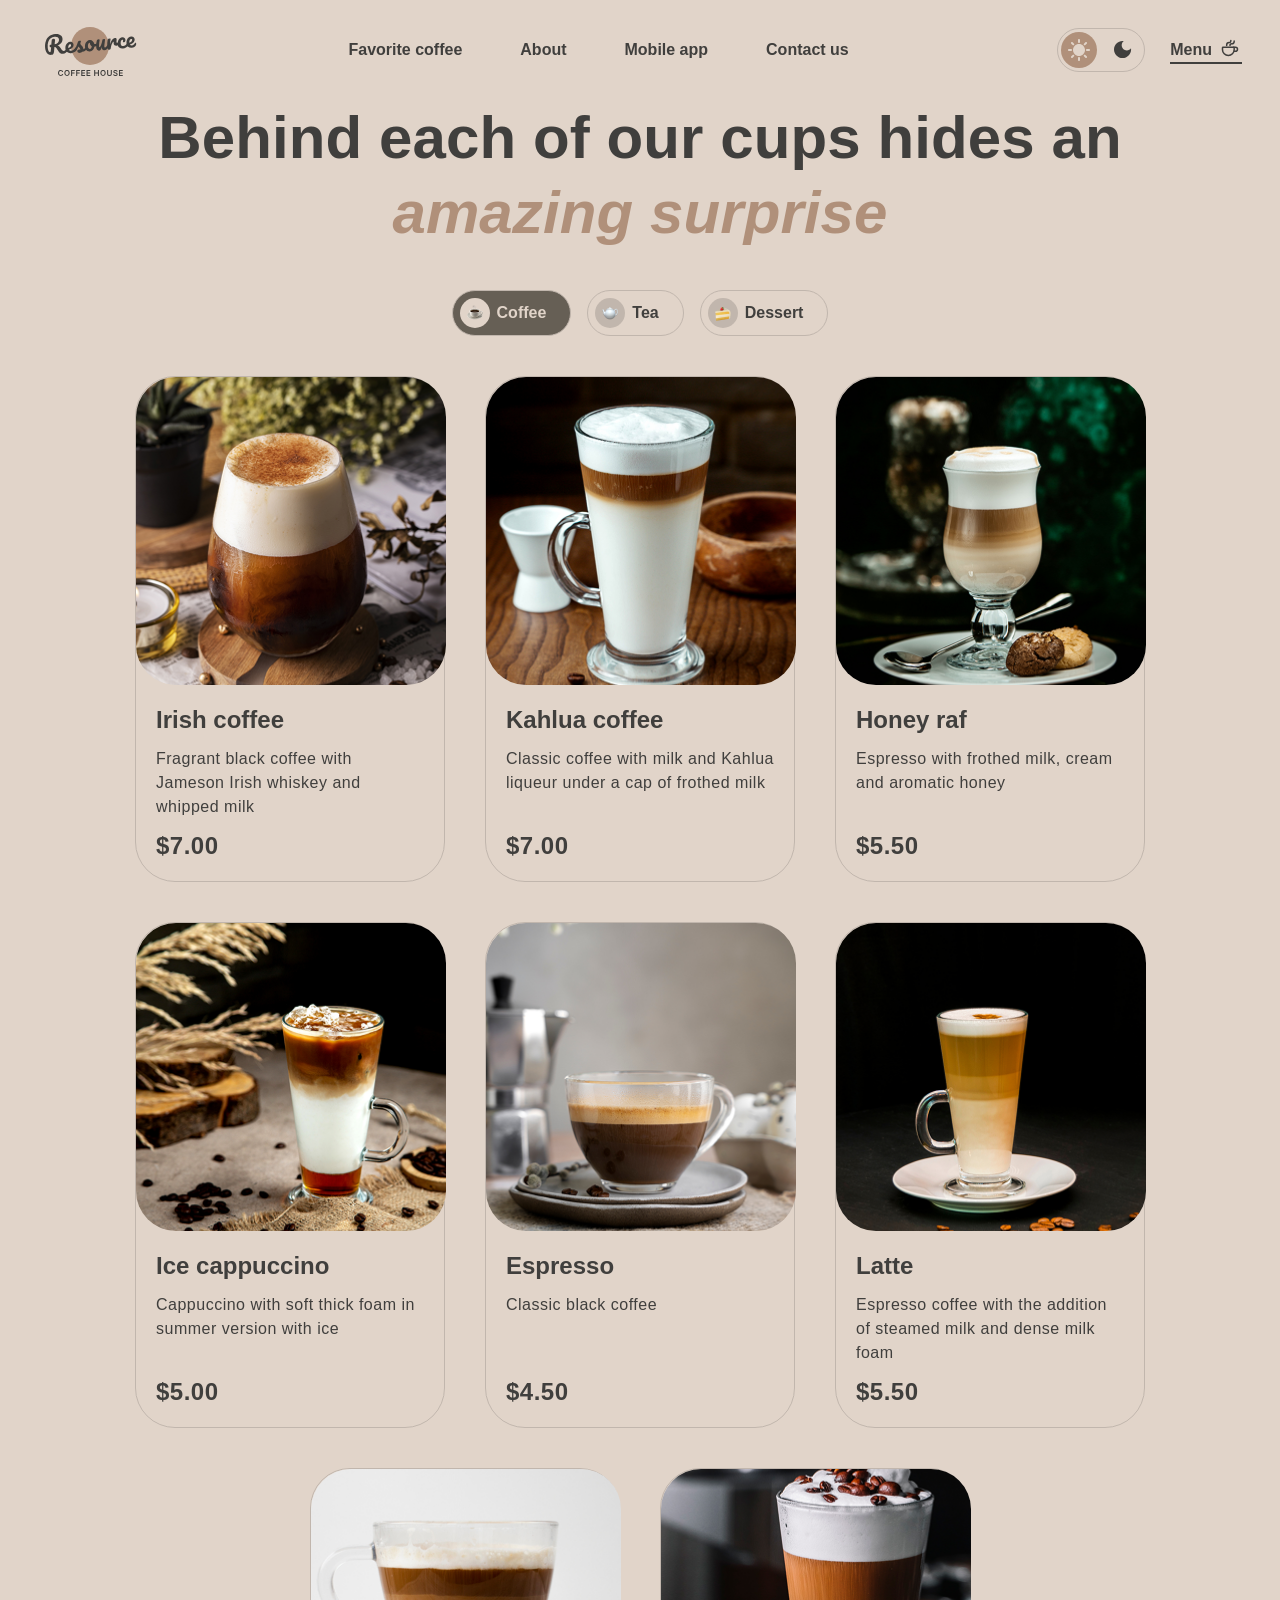
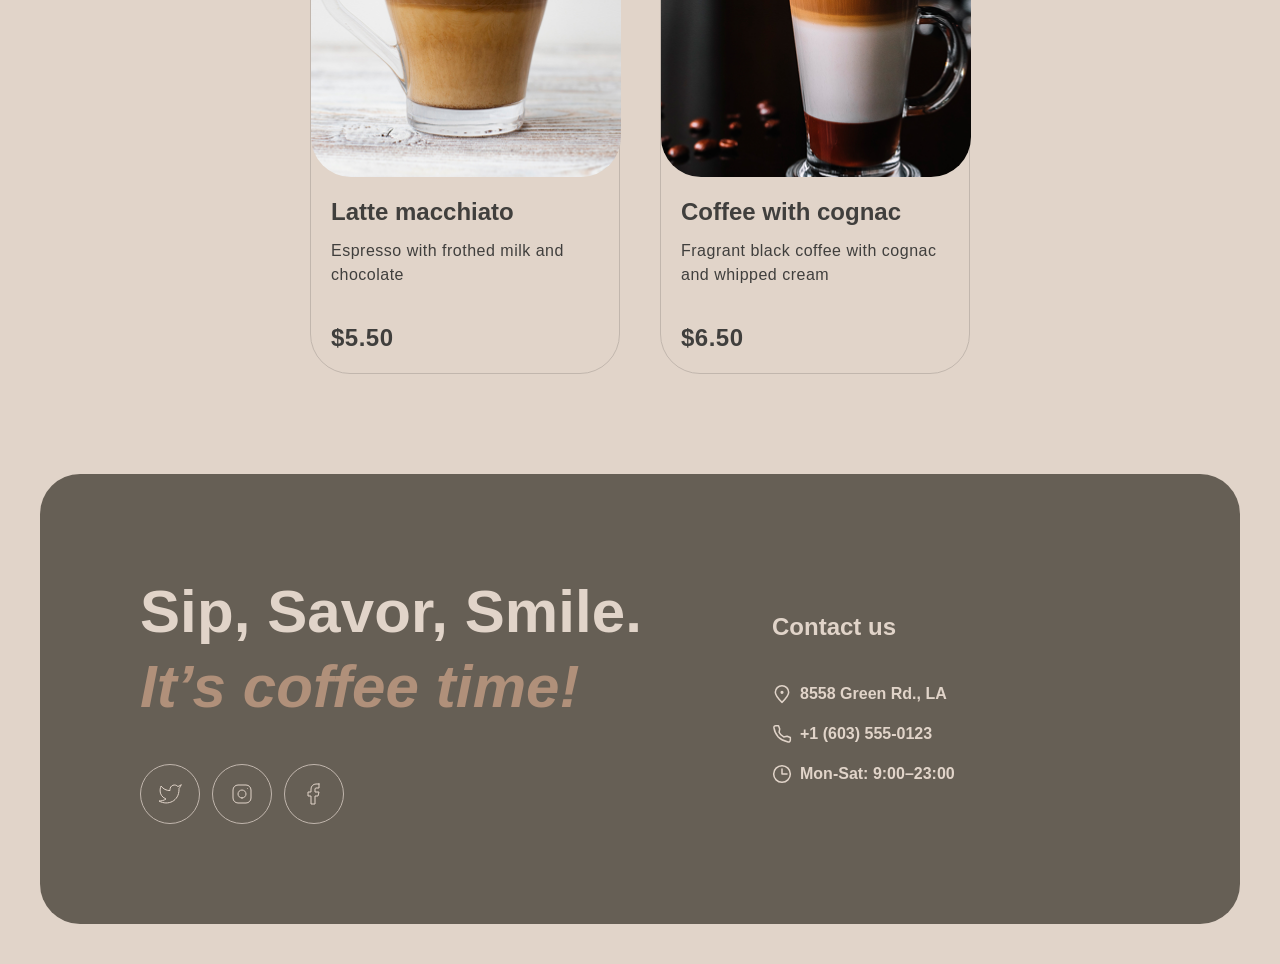
<file: menu.html>
<!DOCTYPE html>
<html lang="en">
<head>
  <meta charset="UTF-8">
  <meta name="viewport" content="width=device-width, initial-scale=1.0">
  <title>Menu</title>
  <link rel="icon" type="image/svg+xml" href="./assets/svg/coffee-favicon.svg">
  <link rel="stylesheet" href="./css/fonts.css">
  <link rel="stylesheet" href="./css/normalize.css">
  <link rel="stylesheet" href="./css/settings.css">
  <link rel="stylesheet" href="./css/base.css">
  <link rel="stylesheet" href="./css/layouts.css">
  <link rel="stylesheet" href="./css/header.css">
  <link rel="stylesheet" href="./css/burger.css">
  <link rel="stylesheet" href="./css/sections.css">
  <link rel="stylesheet" href="./css/menu.css">
  <link rel="stylesheet" href="./css/footer.css">
  <link rel="stylesheet" href="./css/modal.css">
</head>
<body class="preload">

  <header class="header" id="header-placeholder">
    <div class="wrapper">
      <div class="header__menu">
        <div class="header__logo">
          <a class="to-main" href="index.html">
            <span class="title-resource">
              <svg width="93" height="23" viewBox="0 0 93 23" fill="none" xmlns="http://www.w3.org/2000/svg">
                <path d="M91.4304 9.72829C91.6376 9.71017 91.8054 9.79186 91.9337 9.97336C92.0779 10.1535 92.1647 10.4109 92.194 10.7456C92.2442 11.3194 92.1519 11.8254 91.9172 12.2635C91.5309 12.9879 90.9878 13.5735 90.2881 14.0202C89.6043 14.4655 88.7603 14.732 87.7562 14.8199C86.226 14.9538 84.9988 14.6034 84.0745 13.7688C83.1489 12.9182 82.6177 11.7119 82.4811 10.1499C82.3849 9.05008 82.5267 8.00976 82.9067 7.02891C83.2852 6.03212 83.8566 5.21924 84.6207 4.59025C85.4007 3.95987 86.3087 3.59935 87.3448 3.50871C88.2692 3.42783 89.0348 3.64192 89.6415 4.15098C90.2468 4.64411 90.5905 5.36087 90.6728 6.30128C90.769 7.40108 90.4535 8.38432 89.7263 9.251C89.0136 10.1003 87.7291 10.8391 85.8728 11.4673C86.3195 12.167 86.9971 12.4771 87.9056 12.3977C88.5591 12.3405 89.0798 12.1423 89.4678 11.8032C89.8716 11.4627 90.3211 10.9095 90.8162 10.1434C90.9866 9.88758 91.1913 9.74921 91.4304 9.72829ZM87.1433 5.88732C86.5536 5.93892 86.0815 6.32553 85.727 7.04717C85.3885 7.76742 85.2618 8.61368 85.3468 9.58597L85.351 9.63379C86.2719 9.32836 86.9838 8.9288 87.4867 8.43509C87.9896 7.94138 88.2152 7.39966 88.1636 6.80991C88.1371 6.50707 88.0285 6.27565 87.8379 6.11566C87.6617 5.93833 87.4302 5.86222 87.1433 5.88732Z" fill="currentColor"/>
                <path d="M79.0495 15.5817C77.4875 15.7183 76.2298 15.3867 75.2765 14.5867C74.3377 13.7694 73.8048 12.6356 73.6779 11.1851C73.565 9.89403 73.721 8.74004 74.146 7.72313C74.571 6.70622 75.1669 5.89921 75.9338 5.3021C76.7006 4.70499 77.5304 4.36739 78.423 4.2893C79.2996 4.2126 80 4.41633 80.5242 4.90048C81.063 5.36731 81.3679 6.00716 81.439 6.82006C81.4976 7.4895 81.3957 8.06859 81.1333 8.55732C80.8868 9.04465 80.5245 9.30924 80.0463 9.35107C79.7435 9.37757 79.4901 9.32746 79.2863 9.20074C79.0984 9.07263 78.9933 8.88106 78.971 8.62603C78.9613 8.51446 78.966 8.38555 78.9854 8.23931C79.0047 8.09307 79.0195 7.98737 79.0299 7.92222C79.0887 7.67616 79.109 7.44953 79.0909 7.24232C79.0727 7.03511 79.003 6.8806 78.8817 6.77879C78.7763 6.67558 78.628 6.63235 78.4367 6.64908C78.0701 6.68115 77.742 6.8785 77.4525 7.24111C77.1616 7.58778 76.945 8.04841 76.8025 8.62302C76.66 9.19762 76.6181 9.81965 76.6767 10.4891C76.8384 12.338 77.7242 13.1921 79.3341 13.0512C79.9876 12.9941 80.6701 12.7175 81.3816 12.2216C82.1076 11.7084 82.7989 10.9814 83.4554 10.0406C83.6271 9.8007 83.8325 9.6703 84.0716 9.64938C84.2788 9.63125 84.4466 9.71294 84.5749 9.89445C84.7191 10.0746 84.8059 10.332 84.8352 10.6667C84.8882 11.2724 84.78 11.7797 84.5106 12.1888C83.8424 13.1788 83.0045 13.9748 81.9972 14.5769C81.0044 15.1617 80.0218 15.4966 79.0495 15.5817Z" fill="currentColor"/>
                <path d="M65.3009 16.7846C64.6952 16.8376 64.237 16.5565 63.9262 15.9412C63.6313 15.3246 63.4225 14.3149 63.2998 12.9123C63.1185 10.8402 63.2412 8.84593 63.6678 6.92946C63.7708 6.45468 63.9726 6.09973 64.2733 5.86464C64.5885 5.6122 65.0409 5.46019 65.6307 5.40859C65.9495 5.3807 66.1761 5.40103 66.3106 5.46957C66.4451 5.53811 66.5221 5.68395 66.5416 5.9071C66.5639 6.16212 66.4946 6.74639 66.3336 7.6599C66.23 8.31141 66.1513 8.88043 66.0975 9.36697C66.0437 9.85351 66.0156 10.4502 66.0132 11.1571C66.4192 9.74035 66.9114 8.57302 67.4896 7.65513C68.0678 6.73724 68.6516 6.06781 69.2412 5.64682C69.8467 5.22444 70.4124 4.99025 70.9384 4.94423C71.9745 4.85359 72.5378 5.32629 72.6284 6.36233C72.6466 6.56954 72.6188 7.07789 72.545 7.8874C72.4733 8.53612 72.4444 8.94018 72.4584 9.09957C72.5072 9.65744 72.7308 9.91894 73.1293 9.88408C73.5756 9.84503 74.1187 9.44417 74.7587 8.68149C74.9478 8.45615 75.1539 8.33372 75.377 8.3142C75.5842 8.29607 75.752 8.37776 75.8803 8.55927C76.0231 8.72344 76.1078 8.95695 76.1343 9.2598C76.1859 9.84954 76.067 10.3257 75.7775 10.6883C75.3716 11.1896 74.8805 11.6341 74.3041 12.0218C73.7422 12.3922 73.1266 12.6067 72.4571 12.6652C71.6124 12.7392 70.948 12.5805 70.464 12.1891C69.996 11.7964 69.73 11.2335 69.6658 10.5003C69.6449 10.2612 69.6479 10.02 69.6748 9.77675C69.6788 9.45518 69.6759 9.2386 69.6661 9.12703C69.6438 8.872 69.545 8.75216 69.3697 8.7675C69.1306 8.78842 68.8355 9.08727 68.4844 9.66406C68.1479 10.2235 67.8267 10.9583 67.5209 11.8684C67.2151 12.7786 66.9851 13.7302 66.8311 14.7234C66.7213 15.4879 66.5587 16.0161 66.3433 16.308C66.1425 16.5825 65.795 16.7414 65.3009 16.7846Z" fill="currentColor"/>
                <path d="M54.9981 17.6858C54.2808 17.7486 53.6625 17.4734 53.1431 16.8603C52.6382 16.2299 52.3426 15.4206 52.2561 14.4324C52.1515 13.237 52.1357 12.1382 52.2086 11.136C52.2802 10.1179 52.4504 9.03494 52.7194 7.88712C52.837 7.39501 53.0301 7.03279 53.2989 6.80048C53.5677 6.56817 54.0129 6.42483 54.6345 6.37044C54.9852 6.33976 55.2292 6.37463 55.3664 6.47505C55.5196 6.57407 55.606 6.73516 55.6255 6.95831C55.6367 7.08582 55.5867 7.52385 55.4755 8.27238C55.3677 8.87608 55.2869 9.42119 55.2331 9.90773C55.0607 11.6092 54.999 12.7389 55.0478 13.2968C55.0771 13.6315 55.1378 13.8671 55.2301 14.0036C55.3209 14.1241 55.454 14.1767 55.6293 14.1614C55.8684 14.1405 56.1424 13.8756 56.4512 13.3667C56.776 12.8565 57.0951 12.0978 57.4085 11.0906C57.7378 10.0821 58.0317 8.8518 58.2902 7.39975C58.3758 6.91042 58.5371 6.551 58.774 6.32148C59.0269 6.09056 59.4163 5.95209 59.9423 5.90608C60.3089 5.874 60.5681 5.89951 60.7199 5.98259C60.8703 6.04974 60.956 6.20285 60.9769 6.44194C61.0118 6.84042 60.908 7.94968 60.6657 9.76972C60.3979 11.849 60.285 13.1277 60.3268 13.6059C60.3533 13.9087 60.438 14.1422 60.5808 14.3064C60.7223 14.4546 60.8966 14.5197 61.1038 14.5015C61.4226 14.4737 61.7804 14.2496 62.1773 13.8294C62.5888 13.3919 63.1227 12.7027 63.7792 11.7619C63.951 11.5221 64.1564 11.3917 64.3955 11.3707C64.6027 11.3526 64.7704 11.4343 64.8987 11.6158C65.043 11.7959 65.1298 12.0533 65.159 12.3881C65.2148 13.0256 65.1066 13.533 64.8345 13.9101C64.223 14.8149 63.5425 15.5731 62.7929 16.1847C62.0593 16.795 61.1905 17.1441 60.1863 17.2319C59.4212 17.2988 58.8296 17.0535 58.4114 16.4958C58.0091 15.9367 57.7613 15.1232 57.6679 14.0553C57.4917 15.1629 57.1585 16.0352 56.6681 16.6724C56.1764 17.2936 55.6197 17.6314 54.9981 17.6858Z" fill="currentColor"/>
                <path d="M53.3125 10.3166C53.5197 10.2985 53.6882 10.3881 53.8179 10.5856C53.9476 10.783 54.0264 11.0411 54.0543 11.3599C54.1212 12.125 53.9298 12.5995 53.4801 12.7834C52.5531 13.2017 51.5178 13.4851 50.3744 13.6333C50.1887 14.9987 49.6851 16.1268 48.8636 17.0178C48.0408 17.8929 47.0635 18.3799 45.9318 18.4789C44.9755 18.5626 44.1344 18.4033 43.4086 18.001C42.6987 17.5973 42.1349 17.0283 41.7173 16.2939C41.2998 15.5595 41.0519 14.746 40.9738 13.8534C40.8678 12.6421 41.0048 11.5459 41.3848 10.5651C41.7633 9.56831 42.3361 8.77136 43.1029 8.17425C43.8684 7.5612 44.7453 7.21145 45.7335 7.12499C46.9449 7.01901 47.9541 7.35633 48.7612 8.13696C49.5829 8.90025 50.1111 9.88997 50.346 11.1061C51.091 10.9928 51.9696 10.7553 52.982 10.3937C53.1067 10.3506 53.2169 10.3249 53.3125 10.3166ZM45.9014 15.9279C46.4114 15.8832 46.8316 15.6377 47.162 15.1912C47.5082 14.7433 47.711 14.1233 47.7702 13.3311C47.2468 13.0396 46.8259 12.6348 46.5075 12.1165C46.2051 11.5969 46.0273 11.0343 45.9743 10.4286C45.952 10.1735 45.9536 9.91643 45.9791 9.65722L45.8596 9.66767C45.222 9.72345 44.7153 10.081 44.3393 10.7403C43.9779 11.3822 43.846 12.261 43.9436 13.3768C44.0203 14.2534 44.2462 14.9082 44.6214 15.3412C45.0125 15.7727 45.4391 15.9683 45.9014 15.9279Z" fill="currentColor"/>
                <path d="M36.0623 19.8725C35.2334 19.945 34.5791 19.8095 34.0994 19.466C33.6355 19.1211 33.3827 18.7096 33.3409 18.2314C33.3046 17.817 33.4247 17.4451 33.701 17.1158C33.9774 16.7864 34.4104 16.596 35.0001 16.5444C35.2074 16.5262 35.4485 16.5292 35.7237 16.5533C36.0134 16.5601 36.2306 16.5652 36.3755 16.5686C36.3233 16.1556 36.1935 15.7734 35.9861 15.4222C35.7946 15.0695 35.5567 14.737 35.2724 14.4246C34.9867 14.0962 34.7211 13.8143 34.4757 13.5788C34.0638 14.5624 33.6381 15.3867 33.1983 16.0515C32.7745 16.715 32.3002 17.3507 31.7752 17.9588C31.5133 18.2708 31.2231 18.4408 30.9043 18.4687C30.6492 18.491 30.4344 18.4214 30.2596 18.2601C30.0835 18.0827 29.9836 17.8586 29.9599 17.5876C29.932 17.2688 30.0178 16.9642 30.2172 16.6737L30.4946 16.264C31.2764 15.1034 31.8598 14.153 32.2447 13.4126C32.4752 12.9267 32.7403 12.2851 33.04 11.488C33.3383 10.6749 33.6265 9.83857 33.9046 8.97905C34.1461 8.25124 34.745 7.84549 35.7014 7.76182C36.1477 7.72278 36.462 7.73543 36.6443 7.79979C36.8266 7.86415 36.9254 7.98399 36.9407 8.15932C36.9491 8.25495 36.9305 8.40916 36.8848 8.62195C36.8392 8.83474 36.7697 9.04962 36.6762 9.26659C36.4395 9.86549 36.3386 10.3642 36.3735 10.7627C36.3944 11.0018 36.4971 11.2578 36.6816 11.5307C36.882 11.8023 37.1764 12.1379 37.5647 12.5376C38.1333 13.1624 38.5661 13.7028 38.8629 14.1586C39.1743 14.5971 39.3544 15.0953 39.4032 15.6532C39.4172 15.8126 39.4208 16.0371 39.414 16.3268C40.1685 15.9557 41.0146 15.0706 41.9522 13.6715C42.124 13.4316 42.3294 13.3012 42.5685 13.2803C42.7757 13.2622 42.9434 13.3439 43.0717 13.5254C43.216 13.7055 43.3028 13.9629 43.332 14.2976C43.385 14.9033 43.2768 15.4107 43.0075 15.8197C42.297 16.8777 41.5912 17.622 40.89 18.0528C40.2034 18.4662 39.3276 18.7355 38.2625 18.8608C37.6723 19.4586 36.9389 19.7958 36.0623 19.8725Z" fill="currentColor"/>
                <path d="M32.3681 14.1727C32.5753 14.1545 32.743 14.2362 32.8714 14.4177C33.0156 14.5978 33.1024 14.8553 33.1317 15.19C33.1874 15.8276 33.0792 16.3349 32.8071 16.7121C32.2801 17.4809 31.5011 18.2156 30.4703 18.9161C29.4553 19.6152 28.3342 20.0185 27.1069 20.1259C25.4333 20.2723 24.0945 19.9317 23.0906 19.104C22.0866 18.2764 21.5156 17.0736 21.3776 15.4956C21.2813 14.3958 21.4232 13.3555 21.8032 12.3746C22.1817 11.3778 22.7531 10.5649 23.5171 9.93595C24.2972 9.30557 25.2052 8.94506 26.2413 8.85442C27.1657 8.77354 27.9313 8.98763 28.538 9.49669C29.1432 9.98981 29.487 10.7066 29.5693 11.647C29.6655 12.7468 29.35 13.73 28.6228 14.5967C27.9101 15.446 26.6336 16.1841 24.7932 16.8109C25.2558 17.5092 26.045 17.8096 27.1607 17.712C27.878 17.6492 28.6693 17.3311 29.5346 16.7575C30.4144 16.1665 31.1535 15.4353 31.7518 14.5639C31.9236 14.324 32.129 14.1936 32.3681 14.1727ZM26.0398 11.233C25.45 11.2846 24.9779 11.6712 24.6235 12.3929C24.285 13.1131 24.1583 13.9594 24.2433 14.9317L24.2475 14.9795C25.1684 14.6741 25.8803 14.2745 26.3832 13.7808C26.886 13.2871 27.1117 12.7454 27.0601 12.1556C27.0336 11.8528 26.925 11.6214 26.7343 11.4614C26.5582 11.284 26.3267 11.2079 26.0398 11.233Z" fill="currentColor"/>
                <path d="M23.4426 14.9538C23.6498 14.9356 23.8176 15.0173 23.9459 15.1988C24.0901 15.3789 24.1769 15.6364 24.2062 15.9711C24.2605 16.5927 24.1524 17.1001 23.8816 17.4932C23.1974 18.4846 22.4871 19.2695 21.7507 19.8478C21.0129 20.4103 20.1101 20.7382 19.0421 20.8317C18.0061 20.9223 17.0971 20.7208 16.3151 20.227C15.549 19.7319 14.7799 18.8355 14.0079 17.5379C13.3871 16.5 12.9029 15.7393 12.5555 15.2558C12.2066 14.7563 11.871 14.4082 11.5486 14.2116C11.2422 14.0135 10.8717 13.9094 10.4372 13.8992C10.4027 14.2395 10.3115 15.3076 10.1634 17.1033C10.1056 17.9114 10.0684 18.4045 10.0519 18.5826C9.97758 19.5689 9.72434 20.3459 9.29218 20.9137C8.85863 21.4656 8.15571 21.7841 7.18343 21.8692C6.11551 21.9626 5.13994 21.7347 4.25672 21.1856C3.38804 20.6192 2.68175 19.7976 2.13784 18.7209C1.59254 17.6283 1.25713 16.3647 1.13163 14.9302C0.897356 12.2524 1.15739 9.90081 1.91173 7.87536C2.68201 5.84851 3.85933 4.25183 5.44369 3.0853C7.04259 1.90145 8.94184 1.2133 11.1414 1.02086C12.6716 0.886984 13.9749 1.00585 15.0514 1.37744C16.1279 1.74903 16.9487 2.31966 17.514 3.08932C18.0951 3.85759 18.4304 4.75178 18.5196 5.77189C18.5977 6.66448 18.4592 7.55995 18.1042 8.45832C17.7636 9.33935 17.1996 10.1436 16.412 10.871C15.6244 11.5984 14.6389 12.1745 13.4554 12.5992C14.2386 12.7395 14.8576 13.0226 15.3125 13.4486C15.7673 13.8746 16.241 14.5158 16.7335 15.3721C17.2635 16.2894 17.7632 16.9524 18.2326 17.361C18.7179 17.7683 19.2475 17.9468 19.8213 17.8966C20.3313 17.852 20.8028 17.6421 21.2358 17.2669C21.6673 16.8758 22.1975 16.2351 22.8263 15.345C22.9981 15.1051 23.2035 14.9747 23.4426 14.9538ZM7.1357 14.164C6.59377 14.2114 6.20804 14.1167 5.97852 13.8798C5.76494 13.6415 5.64421 13.3629 5.61632 13.0442C5.58285 12.6616 5.6759 12.3483 5.89546 12.1042C6.13096 11.8588 6.40811 11.7221 6.72689 11.6942L7.3246 11.6419C7.44297 10.0576 7.56422 8.68981 7.68836 7.53861C7.80493 6.48444 8.42905 5.90785 9.56073 5.80884C10.4693 5.72936 10.9591 6.09606 11.0302 6.90896C11.0455 7.08429 11.0494 7.22047 11.0419 7.3175L10.6718 11.3491C11.5283 11.226 12.2912 10.9504 12.9605 10.5225C13.6457 10.0931 14.1669 9.53357 14.5241 8.8438C14.8973 8.15265 15.0476 7.39265 14.9751 6.56382C14.8873 5.55966 14.4756 4.80065 13.74 4.28681C13.0044 3.77296 11.9751 3.57391 10.6522 3.68965C9.09015 3.82631 7.75355 4.33675 6.64238 5.22096C5.54576 6.08783 4.73764 7.31494 4.21801 8.90226C3.69698 10.4737 3.53199 12.3512 3.72303 14.5348C3.81228 15.5549 3.99258 16.4225 4.26394 17.1376C4.53529 17.8527 4.83843 18.3803 5.17334 18.7204C5.50826 19.0605 5.8112 19.2187 6.08217 19.195C6.28938 19.1768 6.44767 19.0586 6.55706 18.8402C6.68238 18.6205 6.76467 18.276 6.80392 17.8068L7.1357 14.164Z" fill="currentColor"/>
              </svg>
            </span>
            <span class="title-coffeHouse">
              <svg width="65" height="6" viewBox="0 0 65 6" fill="none" xmlns="http://www.w3.org/2000/svg">
                <path d="M60.9766 5.89777V0.0795898H64.7607V0.963113H62.0305V2.54266H64.5646V3.42618H62.0305V5.01425H64.7834V5.89777H60.9766Z" fill="currentColor"/>
                <path d="M58.544 1.67898C58.5175 1.43087 58.4058 1.23769 58.2088 1.09943C58.0137 0.961174 57.7599 0.892045 57.4474 0.892045C57.2277 0.892045 57.0393 0.925189 56.8821 0.991477C56.7249 1.05777 56.6046 1.14773 56.5213 1.26136C56.438 1.375 56.3954 1.50474 56.3935 1.65057C56.3935 1.77178 56.4209 1.87689 56.4759 1.96591C56.5327 2.05492 56.6094 2.13068 56.706 2.19318C56.8026 2.25379 56.9096 2.30492 57.027 2.34659C57.1444 2.38826 57.2628 2.4233 57.3821 2.4517L57.9276 2.58807C58.1473 2.6392 58.3584 2.70833 58.5611 2.79545C58.7656 2.88258 58.9484 2.99242 59.1094 3.125C59.2723 3.25758 59.401 3.41761 59.4957 3.60511C59.5904 3.79261 59.6378 4.01231 59.6378 4.2642C59.6378 4.60511 59.5507 4.9053 59.3764 5.16477C59.2022 5.42235 58.9503 5.62405 58.6207 5.76989C58.2931 5.91383 57.8963 5.9858 57.4304 5.9858C56.9777 5.9858 56.5848 5.91572 56.2514 5.77557C55.92 5.63542 55.6605 5.43087 55.473 5.16193C55.2874 4.89299 55.187 4.56534 55.1719 4.17898H56.2088C56.224 4.38163 56.2865 4.55019 56.3963 4.68466C56.5062 4.81913 56.6491 4.91951 56.8253 4.9858C57.0033 5.05208 57.2022 5.08523 57.4219 5.08523C57.651 5.08523 57.8518 5.05114 58.0241 4.98295C58.1984 4.91288 58.3348 4.81629 58.4332 4.69318C58.5317 4.56818 58.5819 4.42235 58.5838 4.25568C58.5819 4.10417 58.5374 3.97917 58.4503 3.88068C58.3632 3.7803 58.241 3.69697 58.0838 3.63068C57.9285 3.5625 57.7467 3.50189 57.5384 3.44886L56.8764 3.27841C56.3973 3.1553 56.0185 2.96875 55.7401 2.71875C55.4635 2.46686 55.3253 2.13258 55.3253 1.71591C55.3253 1.37311 55.4181 1.07292 55.6037 0.815341C55.7912 0.557765 56.0459 0.357955 56.3679 0.215909C56.6899 0.0719697 57.0545 0 57.4616 0C57.8745 0 58.2363 0.0719697 58.5469 0.215909C58.8594 0.357955 59.1046 0.555871 59.2827 0.809659C59.4607 1.06155 59.5526 1.35133 59.5582 1.67898H58.544Z" fill="currentColor"/>
                <path d="M52.7828 0.0795898H53.8368V3.88073C53.8368 4.29739 53.7383 4.66387 53.5414 4.98016C53.3463 5.29645 53.0717 5.5436 52.7175 5.72164C52.3633 5.89777 51.9495 5.98584 51.476 5.98584C51.0006 5.98584 50.5859 5.89777 50.2317 5.72164C49.8775 5.5436 49.6029 5.29645 49.4078 4.98016C49.2128 4.66387 49.1152 4.29739 49.1152 3.88073V0.0795898H50.1692V3.79266C50.1692 4.03508 50.2222 4.25099 50.3283 4.44039C50.4363 4.62978 50.5878 4.77845 50.7828 4.88641C50.9779 4.99247 51.209 5.0455 51.476 5.0455C51.7431 5.0455 51.9741 4.99247 52.1692 4.88641C52.3662 4.77845 52.5177 4.62978 52.6238 4.44039C52.7298 4.25099 52.7828 4.03508 52.7828 3.79266V0.0795898Z" fill="currentColor"/>
                <path d="M47.7177 2.98864C47.7177 3.61553 47.6003 4.15246 47.3654 4.59943C47.1325 5.04451 46.8143 5.38542 46.4109 5.62216C46.0094 5.8589 45.5539 5.97727 45.0444 5.97727C44.5349 5.97727 44.0785 5.8589 43.6751 5.62216C43.2736 5.38352 42.9554 5.04167 42.7205 4.59659C42.4876 4.14962 42.3711 3.61364 42.3711 2.98864C42.3711 2.36174 42.4876 1.82576 42.7205 1.38068C42.9554 0.933712 43.2736 0.591856 43.6751 0.355114C44.0785 0.118371 44.5349 0 45.0444 0C45.5539 0 46.0094 0.118371 46.4109 0.355114C46.8143 0.591856 47.1325 0.933712 47.3654 1.38068C47.6003 1.82576 47.7177 2.36174 47.7177 2.98864ZM46.658 2.98864C46.658 2.54735 46.5889 2.17519 46.4506 1.87216C46.3143 1.56723 46.1249 1.33712 45.8825 1.18182C45.64 1.02462 45.3607 0.946023 45.0444 0.946023C44.7281 0.946023 44.4487 1.02462 44.2063 1.18182C43.9639 1.33712 43.7736 1.56723 43.6353 1.87216C43.4989 2.17519 43.4308 2.54735 43.4308 2.98864C43.4308 3.42992 43.4989 3.80303 43.6353 4.10795C43.7736 4.41098 43.9639 4.6411 44.2063 4.7983C44.4487 4.9536 44.7281 5.03125 45.0444 5.03125C45.3607 5.03125 45.64 4.9536 45.8825 4.7983C46.1249 4.6411 46.3143 4.41098 46.4506 4.10795C46.5889 3.80303 46.658 3.42992 46.658 2.98864Z" fill="currentColor"/>
                <path d="M36.166 5.89777V0.0795898H37.22V2.54266H39.916V0.0795898H40.9728V5.89777H39.916V3.42618H37.22V5.89777H36.166Z" fill="currentColor"/>
                <path d="M28.5234 5.89777V0.0795898H32.3075V0.963113H29.5774V2.54266H32.1115V3.42618H29.5774V5.01425H32.3303V5.89777H28.5234Z" fill="currentColor"/>
                <path d="M23.2637 5.89777V0.0795898H27.0478V0.963113H24.3176V2.54266H26.8517V3.42618H24.3176V5.01425H27.0705V5.89777H23.2637Z" fill="currentColor"/>
                <path d="M18.1758 5.89777V0.0795898H21.9031V0.963113H19.2298V2.54266H21.6474V3.42618H19.2298V5.89777H18.1758Z" fill="currentColor"/>
                <path d="M13.0879 5.89777V0.0795898H16.8152V0.963113H14.1419V2.54266H16.5595V3.42618H14.1419V5.89777H13.0879Z" fill="currentColor"/>
                <path d="M11.6923 2.98864C11.6923 3.61553 11.5749 4.15246 11.34 4.59943C11.1071 5.04451 10.7889 5.38542 10.3855 5.62216C9.98396 5.8589 9.52847 5.97727 9.019 5.97727C8.50953 5.97727 8.05309 5.8589 7.64968 5.62216C7.24817 5.38352 6.92998 5.04167 6.69513 4.59659C6.46218 4.14962 6.3457 3.61364 6.3457 2.98864C6.3457 2.36174 6.46218 1.82576 6.69513 1.38068C6.92998 0.933712 7.24817 0.591856 7.64968 0.355114C8.05309 0.118371 8.50953 0 9.019 0C9.52847 0 9.98396 0.118371 10.3855 0.355114C10.7889 0.591856 11.1071 0.933712 11.34 1.38068C11.5749 1.82576 11.6923 2.36174 11.6923 2.98864ZM10.6326 2.98864C10.6326 2.54735 10.5635 2.17519 10.4252 1.87216C10.2889 1.56723 10.0995 1.33712 9.85707 1.18182C9.61464 1.02462 9.33529 0.946023 9.019 0.946023C8.70271 0.946023 8.42335 1.02462 8.18093 1.18182C7.93851 1.33712 7.74817 1.56723 7.60991 1.87216C7.47354 2.17519 7.40536 2.54735 7.40536 2.98864C7.40536 3.42992 7.47354 3.80303 7.60991 4.10795C7.74817 4.41098 7.93851 4.6411 8.18093 4.7983C8.42335 4.9536 8.70271 5.03125 9.019 5.03125C9.33529 5.03125 9.61464 4.9536 9.85707 4.7983C10.0995 4.6411 10.2889 4.41098 10.4252 4.10795C10.5635 3.80303 10.6326 3.42992 10.6326 2.98864Z" fill="currentColor"/>
                <path d="M5.12784 2.04261H4.06534C4.03504 1.86837 3.97917 1.71402 3.89773 1.57955C3.81629 1.44318 3.71496 1.32765 3.59375 1.23295C3.47254 1.13826 3.33428 1.06723 3.17898 1.01989C3.02557 0.970644 2.85985 0.946023 2.68182 0.946023C2.36553 0.946023 2.08523 1.02557 1.84091 1.18466C1.59659 1.34186 1.4053 1.57292 1.26705 1.87784C1.12879 2.18087 1.05966 2.55114 1.05966 2.98864C1.05966 3.43371 1.12879 3.80871 1.26705 4.11364C1.4072 4.41667 1.59848 4.64583 1.84091 4.80114C2.08523 4.95455 2.36458 5.03125 2.67898 5.03125C2.85322 5.03125 3.0161 5.00852 3.16761 4.96307C3.32102 4.91572 3.45833 4.84659 3.57955 4.75568C3.70265 4.66477 3.80587 4.55303 3.8892 4.42045C3.97443 4.28788 4.03314 4.13636 4.06534 3.96591L5.12784 3.97159C5.08807 4.24811 5.00189 4.50758 4.86932 4.75C4.73864 4.99242 4.56723 5.20644 4.35511 5.39205C4.14299 5.57576 3.89489 5.7197 3.6108 5.82386C3.3267 5.92614 3.01136 5.97727 2.66477 5.97727C2.15341 5.97727 1.69697 5.8589 1.29545 5.62216C0.893939 5.38542 0.577652 5.04356 0.346591 4.59659C0.11553 4.14962 0 3.61364 0 2.98864C0 2.36174 0.116477 1.82576 0.349432 1.38068C0.582386 0.933712 0.899621 0.591856 1.30114 0.355114C1.70265 0.118371 2.1572 0 2.66477 0C2.98864 0 3.28977 0.0454545 3.56818 0.136364C3.84659 0.227273 4.0947 0.360796 4.3125 0.536932C4.5303 0.711174 4.70928 0.925189 4.84943 1.17898C4.99148 1.43087 5.08428 1.71875 5.12784 2.04261Z" fill="currentColor"/>
              </svg>
            </span>
          </a>
        </div>
        <nav class="nav opened-burger-menu">
          <ul class="nav-list action-link">
            <li class="nav-item"><a href="index.html#Favorite-coffee" class="nav-link">Favorite coffee</a></li>
            <li class="nav-item"><a href="index.html#About" class="nav-link">About</a></li>
            <li class="nav-item"><a href="index.html#Mobile-app" class="nav-link">Mobile app</a></li>
            <li class="nav-item"><a href="#Contact-us" class="nav-link">Contact us</a></li>
          </ul>
          <a href="menu.html" class="menu-link-copy">
            <span class="action-link burger-chore">Menu</span>
            <svg width="40" height="40" viewBox="0 0 20 20" fill="none" xmlns="http://www.w3.org/2000/svg">
              <path d="M14.166 9.76667V11.6667C14.166 14.8883 11.5543 17.5 8.33268 17.5C5.11102 17.5 2.49935 14.8883 2.49935 11.6667V9.76667C2.49935 9.4353 2.76798 9.16667 3.09935 9.16667H13.566C13.8974 9.16667 14.166 9.4353 14.166 9.76667Z" stroke="currentColor" stroke-width="1.5" stroke-linecap="round" stroke-linejoin="round"/>
              <path d="M9.99935 7.49996C9.99935 6.66663 10.5946 5.83329 11.7851 5.83329C13.1 5.83329 14.166 4.7673 14.166 3.45234V2.91663" stroke="currentColor" stroke-width="1.5" stroke-linecap="round" stroke-linejoin="round"/>
              <path d="M6.66732 7.5V7.08333C6.66732 5.70262 7.78661 4.58333 9.16732 4.58333C10.0878 4.58333 10.834 3.83714 10.834 2.91667V2.5" stroke="currentColor" stroke-width="1.5" stroke-linecap="round" stroke-linejoin="round"/>
              <path d="M13.334 9.16663H15.4173C16.5679 9.16663 17.5007 10.0994 17.5007 11.25C17.5007 12.4006 16.5679 13.3333 15.4173 13.3333H14.1673" stroke="currentColor" stroke-width="1.5" stroke-linecap="round" stroke-linejoin="round"/>
            </svg>
          </a>
        </nav>
        <div class="header__actions">
          <button type="button" class="theme-toggle" aria-label="Switch the theme">
            <span class="theme-toggle__icon theme-toggle__icon-sun">
              <svg width="22" height="22" viewBox="0 0 22 22" fill="currentColor" xmlns="http://www.w3.org/2000/svg">
                <path d="M10 3V1C10 0.45 10.45 0 11 0C11.55 0 12 0.45 12 1V3C12 3.55 11.55 4 11 4C10.45 4 10 3.55 10 3ZM17.36 6.05L18.77 4.63C19.16 4.24 19.16 3.61 18.77 3.22C18.38 2.83 17.75 2.83 17.36 3.22L15.95 4.64C15.56 5.03 15.56 5.66 15.95 6.05C16.34 6.44 16.97 6.44 17.36 6.05ZM21 10H19C18.45 10 18 10.45 18 11C18 11.55 18.45 12 19 12H21C21.55 12 22 11.55 22 11C22 10.45 21.55 10 21 10ZM11 18C10.45 18 10 18.45 10 19V21C10 21.55 10.45 22 11 22C11.55 22 12 21.55 12 21V19C12 18.45 11.55 18 11 18ZM4.64 6.05L3.22 4.64C2.83 4.25 2.83 3.61 3.22 3.23C3.61 2.85 4.25 2.84 4.63 3.23L6.04 4.64C6.43 5.03 6.43 5.67 6.04 6.05C5.65 6.43 5.02 6.44 4.64 6.05ZM15.95 15.95C15.56 16.34 15.56 16.98 15.95 17.36L17.36 18.77C17.75 19.16 18.39 19.16 18.77 18.77C19.16 18.38 19.16 17.74 18.77 17.36L17.36 15.95C16.98 15.56 16.34 15.56 15.95 15.95ZM1 12H3C3.55 12 4 11.55 4 11C4 10.45 3.55 10 3 10H1C0.45 10 0 10.45 0 11C0 11.55 0.45 12 1 12ZM4.64 18.78L6.05 17.37C6.44 16.98 6.44 16.34 6.05 15.96C5.66 15.58 5.02 15.57 4.64 15.96L3.23 17.37C2.84 17.76 2.84 18.4 3.23 18.78C3.61 19.17 4.25 19.17 4.64 18.78ZM11 5C7.69 5 5 7.69 5 11C5 14.31 7.69 17 11 17C14.31 17 17 14.31 17 11C17 7.69 14.31 5 11 5Z" fill="currentColor"/>
              </svg>
            </span>
            <span class="theme-toggle__icon theme-toggle__icon-moon">
              <svg width="19" height="19" viewBox="0 0 20 20" fill="currentColor" xmlns="http://www.w3.org/2000/svg">
                <path d="M9 0C4.03 0 0 4.03 0 9C0 13.97 4.03 18 9 18C13.97 18 18 13.97 18 9C18 8.54 17.96 8.08 17.9 7.64C16.92 9.01 15.32 9.9 13.5 9.9C10.52 9.9 8.1 7.48 8.1 4.5C8.1 2.69 8.99 1.08 10.36 0.0999999C9.92 0.0399999 9.46 0 9 0Z" fill="currentColor"/>
              </svg>
            </span>
          </button>
          <a href="menu.html" class="menu-link">
            <span class="action-link">Menu</span>
            <svg width="20" height="20" viewBox="0 0 20 20" fill="none" xmlns="http://www.w3.org/2000/svg">
              <path d="M14.166 9.76667V11.6667C14.166 14.8883 11.5543 17.5 8.33268 17.5C5.11102 17.5 2.49935 14.8883 2.49935 11.6667V9.76667C2.49935 9.4353 2.76798 9.16667 3.09935 9.16667H13.566C13.8974 9.16667 14.166 9.4353 14.166 9.76667Z" stroke="currentColor" stroke-width="1.5" stroke-linecap="round" stroke-linejoin="round"/>
              <path d="M9.99935 7.49996C9.99935 6.66663 10.5946 5.83329 11.7851 5.83329C13.1 5.83329 14.166 4.7673 14.166 3.45234V2.91663" stroke="currentColor" stroke-width="1.5" stroke-linecap="round" stroke-linejoin="round"/>
              <path d="M6.66732 7.5V7.08333C6.66732 5.70262 7.78661 4.58333 9.16732 4.58333C10.0878 4.58333 10.834 3.83714 10.834 2.91667V2.5" stroke="currentColor" stroke-width="1.5" stroke-linecap="round" stroke-linejoin="round"/>
              <path d="M13.334 9.16663H15.4173C16.5679 9.16663 17.5007 10.0994 17.5007 11.25C17.5007 12.4006 16.5679 13.3333 15.4173 13.3333H14.1673" stroke="currentColor" stroke-width="1.5" stroke-linecap="round" stroke-linejoin="round"/>
            </svg>
          </a>
          <button type="button" class="burger-button hide" aria-label="Open menu">
            <span class="burger-line first-line"></span>
            <span class="burger-line second-line"></span>
          </button>
        </div>
      </div>
    </div>
  </header>

  <main>
    <section class="menu-section">
      <div class="wrapper">
        <div class="menu-offer">
          <h1 class="visually-hidden">Behind each of our cups hides an amazing surprise</h1>
          <h2 class="text-center">Behind each of our cups hides an <span class="all-layuots-text">amazing surprise</span></h2>
          <div class="tabs">
            <button type="button" class="tab tab-coffee active-tab">
              <img src="./assets/svg/coffee.png" alt="" width="16" height="16">
              <span class="action-link">Coffee</span>
            </button>
            <button type="button" class="tab tab-tea">
              <img src="./assets/svg/tea.png" alt="" width="16" height="16">
              <span class="action-link">Tea</span>
            </button>
            <button type="button" class="tab tab-dessert">
              <img src="./assets/svg/dessert.png" alt="" width="16" height="16">
              <span class="action-link">Dessert</span>
            </button>
          </div>
        </div>
        <div class="menu">

          <div class="menu-carts">
              <div class="cart__preview">
                <div class="cart__img">
                  <img src="./assets/img/coffee-1.png" alt="">
                </div>
                <div class="cart__title">
                  <div class="cart-description">
                    <h3>Irish coffee</h3>
                    <p>Fragrant black coffee with Jameson Irish whiskey and whipped milk</p>
                  </div>
                  <p class="cart__price">$7.00</p>
                </div>
              </div>
              <div class="cart__preview">
                <div class="cart__img">
                  <img src="./assets/img/coffee-2.png" alt="">
                </div>
                <div class="cart__title">
                  <div class="cart-description">
                    <h3>Kahlua coffee</h3>
                    <p>Classic coffee with milk and Kahlua liqueur under a cap of frothed milk</p>
                  </div>
                  <p class="cart__price">$7.00</p>
                </div>
              </div>
              <div class="cart__preview">
                <div class="cart__img">
                  <img src="./assets/img/coffee-3.png" alt="">
                </div>
                <div class="cart__title">
                  <div class="cart-description">
                    <h3>Honey raf</h3>
                    <p>Espresso with frothed milk, cream and aromatic honey</p>
                  </div>
                  <p class="cart__price">$5.50</p>
                </div>
              </div>
              <div class="cart__preview">
                <div class="cart__img">
                  <img src="./assets/img/coffee-4.png" alt="">
                </div>
                <div class="cart__title">
                  <div class="cart-description">
                    <h3>Ice cappuccino</h3>
                    <p>Cappuccino with soft thick foam in summer version with ice</p>
                  </div>
                  <p class="cart__price">$5.00</p>
                </div>
              </div>
              <div class="cart__preview">
                <div class="cart__img">
                  <img src="./assets/img/coffee-5.png" alt="">
                </div>
                <div class="cart__title">
                  <div class="cart-description">
                    <h3>Espresso</h3>
                    <p>Classic black coffee</p>
                  </div>
                  <p class="cart__price">$4.50</p>
                </div>
              </div>
              <div class="cart__preview">
                <div class="cart__img">
                  <img src="./assets/img/coffee-6.png" alt="">
                </div>
                <div class="cart__title">
                  <div class="cart-description">
                    <h3>Latte</h3>
                    <p>Espresso coffee with the addition of steamed milk and dense milk foam</p>
                  </div>
                  <p class="cart__price">$5.50</p>
                </div>
              </div>
              <div class="cart__preview">
                <div class="cart__img">
                  <img src="./assets/img/coffee-7.png" alt="">
                </div>
                <div class="cart__title">
                  <div class="cart-description">
                    <h3>Latte macchiato</h3>
                    <p>Espresso with frothed milk and chocolate</p>
                  </div>
                  <p class="cart__price">$5.50</p>
                </div>
              </div>
              <div class="cart__preview">
                <div class="cart__img">
                  <img src="./assets/img/coffee-8.png" alt="">
                </div>
                <div class="cart__title">
                  <div class="cart-description">
                    <h3>Coffee with cognac</h3>
                    <p>Fragrant black coffee with cognac and whipped cream</p>
                  </div>
                  <p class="cart__price">$6.50</p>
                </div>
              </div>
          </div>
          <button class="refresh">
            <span>
              <svg width="24" height="24" viewBox="0 0 24 24" fill="none" xmlns="http://www.w3.org/2000/svg">
                <path d="M21.8883 13.5C21.1645 18.3113 17.013 22 12 22C6.47715 22 2 17.5228 2 12C2 6.47715 6.47715 2 12 2C16.1006 2 19.6248 4.46819 21.1679 8" stroke="currentColor" stroke-linecap="round" stroke-linejoin="round"/>
                <path d="M17 8H21.4C21.7314 8 22 7.73137 22 7.4V3" stroke="currentColor" stroke-linecap="round" stroke-linejoin="round"/>
              </svg>
            </span>
          </button>
        </div>
      </div>
    </section>
  </main>

  <footer class="footer" id="footer-placeholder">
    <div class="wrapper">
      <div class="footer-container">
        <div class="footer__offer">
          <h2><span class="for-dark-layouts-text">Sip, Savor, Smile.</span><br><span class="all-layuots-text">It’s coffee time!</span></h2>
          <div class="socials">
            <a class="link-social" href="https://x.com" aria-label="Twitter" target="_blank">
              <svg width="24" height="24" viewBox="0 0 24 24" fill="none" xmlns="http://www.w3.org/2000/svg">
                <path d="M23 3.01006C23 3.01006 20.9821 4.20217 19.86 4.54006C19.2577 3.84757 18.4573 3.35675 17.567 3.13398C16.6767 2.91122 15.7395 2.96725 14.8821 3.29451C14.0247 3.62177 13.2884 4.20446 12.773 4.96377C12.2575 5.72309 11.9877 6.62239 12 7.54006V8.54006C10.2426 8.58562 8.50127 8.19587 6.93101 7.4055C5.36074 6.61513 4.01032 5.44869 3 4.01006C3 4.01006 -1 13.0101 8 17.0101C5.94053 18.408 3.48716 19.109 1 19.0101C10 24.0101 21 19.0101 21 7.51006C20.9991 7.23151 20.9723 6.95365 20.92 6.68006C21.9406 5.67355 23 3.01006 23 3.01006Z" stroke="currentColor" stroke-linecap="round" stroke-linejoin="round"/>
              </svg>
            </a>
            <a class="link-social" href="https://www.instagram.com" aria-label="Instagram" target="_blank">
              <svg width="24" height="24" viewBox="0 0 24 24" fill="none" xmlns="http://www.w3.org/2000/svg">
                <path d="M12 16C14.2091 16 16 14.2091 16 12C16 9.79086 14.2091 8 12 8C9.79086 8 8 9.79086 8 12C8 14.2091 9.79086 16 12 16Z" stroke="currentColor" stroke-linecap="round" stroke-linejoin="round"/>
                <path d="M3 16V8C3 5.23858 5.23858 3 8 3H16C18.7614 3 21 5.23858 21 8V16C21 18.7614 18.7614 21 16 21H8C5.23858 21 3 18.7614 3 16Z" stroke="currentColor"/>
                <path d="M17.5 6.51L17.51 6.49889" stroke="currentColor" stroke-linecap="round" stroke-linejoin="round"/>
              </svg>
            </a>
            <a class="link-social" href="https://www.facebook.com" aria-label="Facebook" target="_blank">
              <svg width="24" height="24" viewBox="0 0 24 24" fill="none" xmlns="http://www.w3.org/2000/svg">
                <path d="M17 2H14C12.6739 2 11.4021 2.52678 10.4645 3.46447C9.52678 4.40215 9 5.67392 9 7V10H6V14H9V22H13V14H16L17 10H13V7C13 6.73478 13.1054 6.48043 13.2929 6.29289C13.4804 6.10536 13.7348 6 14 6H17V2Z" stroke="currentColor" stroke-linecap="round" stroke-linejoin="round"/>
              </svg>
            </a>
          </div>
        </div>
        <div class="contact-us" id="Contact-us">
          <h3>Contact us</h3>
          <div class="links">
            <a class="action-link footer-link" href="https://www.google.com/maps/place/8558+Green+Rd,+Lakeview,+MI+48850,+%D0%A1%D0%A8%D0%90/@43.3316382,-85.260848,17z/data=!3m1!4b1!4m5!3m4!1s0x881894c6be006cd1:0xe34f76d3aeef2154!8m2!3d43.3316343!4d-85.2582731?entry=ttu&g_ep=EgoyMDI2MDkxNi4wIKXMDSoASAFQAw%3D%3D" target="_blank">
              <svg width="20" height="20" viewBox="0 0 20 20" fill="none" xmlns="http://www.w3.org/2000/svg">
                <path d="M16.6663 8.33329C16.6663 12.0152 9.99967 18.3333 9.99967 18.3333C9.99967 18.3333 3.33301 12.0152 3.33301 8.33329C3.33301 4.65139 6.31778 1.66663 9.99967 1.66663C13.6816 1.66663 16.6663 4.65139 16.6663 8.33329Z" stroke="currentColor" stroke-width="1.5"/>
                <path d="M10.0003 9.16667C10.4606 9.16667 10.8337 8.79357 10.8337 8.33333C10.8337 7.8731 10.4606 7.5 10.0003 7.5C9.54009 7.5 9.16699 7.8731 9.16699 8.33333C9.16699 8.79357 9.54009 9.16667 10.0003 9.16667Z" fill="currentColor" stroke="currentColor" stroke-width="1.5" stroke-linecap="round" stroke-linejoin="round"/>
              </svg>
              <span class="text-link">8558 Green Rd., LA</span>
            </a>
            <a class="action-link footer-link" href="tel:+16035550123" title="Call +1 (603) 555-0123">
              <svg width="20" height="20" viewBox="0 0 20 20" fill="none" xmlns="http://www.w3.org/2000/svg">
                <path d="M15.0984 12.2516L11.6665 12.9166C9.34845 11.7531 7.91654 10.4166 7.08321 8.33329L7.72483 4.89154L6.51197 1.66663L3.72946 1.66663C2.60191 1.66663 1.71466 2.59958 1.90108 3.71161C2.29888 6.08454 3.37231 10.0391 6.24987 12.9166C9.27338 15.9401 13.5661 17.3318 16.1378 17.9288C17.299 18.1983 18.3332 17.2908 18.3332 16.0988L18.3332 13.4843L15.0984 12.2516Z" stroke="currentColor" stroke-width="1.5" stroke-linecap="round" stroke-linejoin="round"/>
              </svg>
              <span class="text-link">+1 (603) 555-0123</span>
            </a>
            <div class="action-link footer-link non-underline">
              <svg width="20" height="20" viewBox="0 0 20 20" fill="none" xmlns="http://www.w3.org/2000/svg">
                <g clip-path="url(#clip0_217_1736)">
                <path d="M10 5L10 10L15 10" stroke="currentColor" stroke-width="1.5" stroke-linecap="round" stroke-linejoin="round"/>
                <path d="M10.0003 18.3333C14.6027 18.3333 18.3337 14.6023 18.3337 9.99996C18.3337 5.39759 14.6027 1.66663 10.0003 1.66663C5.39795 1.66663 1.66699 5.39759 1.66699 9.99996C1.66699 14.6023 5.39795 18.3333 10.0003 18.3333Z" stroke="currentColor" stroke-width="1.5" stroke-linecap="round" stroke-linejoin="round"/>
                </g>
                <defs>
                <clipPath id="clip0_217_1736">
                <rect width="20" height="20" fill="white"/>
                </clipPath>
                </defs>
              </svg>
              <span class="text-link">Mon-Sat: 9:00–23:00</span>
            </div>
          </div>
        </div>
      </div>
    </div>
  </footer>

  <div class="modal__background">
    <div class="modal__window">
      <div class="modal__img">
        <img src="./assets/img/coffee-5.png" alt="" class="">
      </div>
      <div class="modal__content">
        <div class="modal__content-header">
          <h3>Irish coffee</h3>
          <p>Fragrant black coffee with Jameson Irish whiskey and whipped milk</p>
        </div>
        <div class="modal__content-size">
            <span>Size</span>
            <div class="modal-tabs">
              <button class="modal-tab s modal-active-tab" type="button"><span class="action-link">S</span><span class="action-link">200 ml</span></button>
              <button class="modal-tab m" type="button"><span class="action-link">M</span><span class="action-link">300 ml</span></button>
              <button class="modal-tab l" type="button"><span class="action-link">L</span><span class="action-link">400 ml</span></button>
            </div>
        </div>
        <div class="modal__content-additives">
          <span>Additives</span>
          <div class="modal-tabs">
            <button class="modal-tab add-1" type="button"><span class="action-link">1</span><span class="action-link">Sugar</span></button>
            <button class="modal-tab add-2" type="button"><span class="action-link">2</span><span class="action-link">Cinnamon</span></button>
            <button class="modal-tab add-3" type="button"><span class="action-link">3</span><span class="action-link">Syrup</span></button>
          </div>
        </div>
        <div class="modal__content-total">
          <span class="size-type">Total:</span>
          <span class="size-type">$7.00</span>
        </div>
        <div class="modal__content-info">
          <span class="info-empty">
            <svg width="16" height="16" viewBox="0 0 16 16" fill="none" xmlns="http://www.w3.org/2000/svg">
              <g clip-path="url(#clip0_147811_7611)">
              <path d="M8 7.66663V11" stroke="currentColor" stroke-linecap="round" stroke-linejoin="round"/>
              <path d="M8 5.00667L8.00667 4.99926" stroke="currentColor" stroke-linecap="round" stroke-linejoin="round"/>
              <path d="M8.00016 14.6667C11.6821 14.6667 14.6668 11.6819 14.6668 8.00004C14.6668 4.31814 11.6821 1.33337 8.00016 1.33337C4.31826 1.33337 1.3335 4.31814 1.3335 8.00004C1.3335 11.6819 4.31826 14.6667 8.00016 14.6667Z" stroke="currentColor" stroke-linecap="round" stroke-linejoin="round"/>
              </g>
              <defs>
              <clipPath id="clip0_147811_7611">
              <rect width="16" height="16" fill="white"/>
              </clipPath>
              </defs>
            </svg>
          </span>
          <span class="caption-link">
            The cost is not final. Download our mobile app to see the final price and place your order. Earn loyalty points and enjoy your favorite coffee with up to 20% discount.
          </span>
        </div>
        <div class="modal__content-closeButton">
          <button class="modal-close-btn action-link">Close</button>
        </div>
      </div>
    </div>
  </div>

  <!-- <script src="./js/coffee-site-parts.js"></script> -->
  <script src="./js/index.js"></script>
  <script type="module" src="./js/tab-select.js"></script>
  <script src="./js/switch-style.js"></script>
  <script src="./js/burger.js"></script>
  <script type="module" src="./js/modal.js"></script>
</body>
</html>
</file>
<file: css/fonts.css>
/* inter-regular - latin */
@font-face {
  font-display: swap; /* Check https://developer.mozilla.org/en-US/docs/Web/CSS/@font-face/font-display for other options. */
  font-family: 'Inter';
  font-style: normal;
  font-weight: 400;
  src: url('../fonts/inter-v20-latin-regular.woff2') format('woff2'); /* Chrome 36+, Opera 23+, Firefox 39+, Safari 12+, iOS 10+ */
}
/* inter-600 - latin */
@font-face {
  font-display: swap; /* Check https://developer.mozilla.org/en-US/docs/Web/CSS/@font-face/font-display for other options. */
  font-family: 'Inter';
  font-style: normal;
  font-weight: 600;
  src: url('../fonts/inter-v20-latin-600.woff2') format('woff2'); /* Chrome 36+, Opera 23+, Firefox 39+, Safari 12+, iOS 10+ */
}
/* inter-600italic - latin */
@font-face {
  font-display: swap; /* Check https://developer.mozilla.org/en-US/docs/Web/CSS/@font-face/font-display for other options. */
  font-family: 'Inter';
  font-style: italic;
  font-weight: 600;
  src: url('../fonts/inter-v20-latin-600italic.woff2') format('woff2'); /* Chrome 36+, Opera 23+, Firefox 39+, Safari 12+, iOS 10+ */
}
</file>
<file: css/settings.css>
:root {
/*.light-style variables*/
  --text-primary: #403f3d;
  --text-inverse: #e1d4c9;
  --text-accent: #b0907a;
  --background-page: #e1d4c9;
  --background-container: #665f55;
  --background-overlay: rgba(64, 63, 61, 0.8);
  --border-primary: #c1b6ad;
  --border-inverse: #665f55;

/*.dark-style variables*/
  --dark-text-primary: #e1d4c9;
  --dark-text-inverse: var(--dark-text-primary);
  --dark-text-accent: #b0907a;
  --dark-bg-page: #292826;
  --dark-bg-container: #403f3d;
  --dark-bg-overlay: rgba(41, 40, 38, 0.8);
  --dark-border-primary: #665f55;
  --dark-border-inverse: #c1b6ad;
  --background-modal: #e1d4c9;
  --background-modalcontrol: #665f55;
  --dark-bg-modal: var(--dark-bg-container);
  --dark-bg-modal-control: var(--dark-bg-page);

/*content-width start*/
  --content-width: 1440px;
  --tablet-width: 768px;
  --mobile-width: 380px;
/*content-width end*/

/*header button switch theme start*/
  --light-sun-color: var(--text-inverse);
  --light-sun-bg-color: var(--text-accent);
  --light-sun-color-hovered: var(--light-sun-color);
  --light-sun-bg-color-hovered: var(--light-sun-bg-color);

  --light-moon-color: var(--text-primary);
  --light-moon-bg-color: transparent;
  --light-moon-color-hovered: var(--text-inverse);
  --light-moon-bg-color-hovered: var(--dark-border-primary);
/*header button switch theme end*/

/*modal*/
  --modal-bg-color-active: var(--background-container);
  --modal-border-color: #665f55;
  --modal-background-color: #e1d4c9;
  --modal-close-btn-text-hover: var(--text-inverse);
  --modal-close-btn-bg-hover: var(--background-container);
}

.darkstyle {
  --text-primary: var(--dark-text-primary);
  --text-inverse: var(--dark-text-inverse);
  --text-accent: var(--dark-text-accent);
  --background-page: var(--dark-bg-page);
  --background-container: var(--dark-bg-container);
  --background-overlay: var(--dark-bg-overlay);
  --border-primary: var(--dark-border-primary);
  --border-inverse: var(--dark-border-inverse);

/*header button switch theme start*/
  --light-sun-color: var(--dark-text-primary);
  --light-sun-bg-color: transparent;
  --light-sun-color-hovered: var(--dark-text-primary);
  --light-sun-bg-color-hovered: var(--dark-bg-container);

  --light-moon-color: var(--dark-text-inverse);
  --light-moon-bg-color: var(--dark-text-accent);
  --light-moon-color-hovered: var(--dark-text-inverse);
  --light-moon-bg-color-hovered: var(--dark-text-accent);
/*header button switch theme end*/

/*modal*/
  --modal-border-color: #665f55;
  --modal-background-color: #403f3d;
  --modal-active-bg: #292826;
  --modal-bg-color-active: var(--dark-bg-modal-control);
  --modal-close-btn-text-hover: var(--text-inverse);
  --modal-close-btn-bg-hover: var(--modal-bg-color-active);
}
</file>
<file: css/base.css>
.preload * {
    transition: none !important;
    animation: none !important;
}

html {
  font-size: 10px;
  box-sizing: border-box;
  scroll-behavior: smooth;
  user-select: none;/*при скроле за полосу прокрутки не выделяются ненужные элементы*/
  background-color: white;
}

body {
  position: relative;
  font-family: 'inter-regular', sans-serif;
  font-size: 1.6rem;
  font-weight: 400;
  line-height: 150%;
  max-width: 1440px;
  margin: 0 auto;
  background-color: var(--background-page);
  color: var(--text-primary);
  padding: 20px 0 40px 0;
}

*, *::before, *::after {
  box-sizing: inherit;
}

*, h1 {
  margin: 0;
  padding: 0;
}

img,
svg {
  display: block;
  max-width: 100%;
}

ul,
ol {
  list-style: none;
}

a {
  text-decoration: none;
  color: inherit;
}

h1 {
  font-style: normal;
  font-size: 72px;
  line-height: 105%;
  font-weight: 600;
}

h2 {
  font-style: normal;
  font-weight: 600;
  font-size: 60px;
  line-height: 125%;
  letter-spacing: 0.01rem;
}

h3, .cart__price {
  font-style: normal;
  font-weight: 600;
  font-size: 24px;
  line-height: 125%;
}

p {
  letter-spacing: 0.05rem;
}

.action-link {
  font-weight: 600;
  font-size: 16px;
  line-height: 150%;
  text-align: center;
}

.caption-link {
  font-weight: 600;
  font-size: 10px;
  line-height: 140%;
}

.all-layuots-text {
  color: var(--dark-text-accent);
  font-style: italic;
}

.for-dark-layouts-text {
  color: var(--dark-text-primary);
}

.button {
  border-radius: 100px;
  padding: 20px 78px;
  width: 200px;
  height: 64px;
}

.text-center {
  text-align: center;
}

/*media area*/
@media screen and (max-width: 552px) {
    h1 {
    font-size: 42px;
    line-height: 115%;
    font-weight: 600;
  }

  h2 {
    font-style: normal;
    font-weight: 600;
    font-size: 32px;
    line-height: 125%;
    letter-spacing: 0.01rem;
  }
}
</file>
<file: css/layouts.css>
.wrapper {
  margin: 0 auto;
  max-width: var(--content-width);
  padding: 0 40px;
}

section {
  margin-bottom: 100px;
}

@media screen and (max-width: 768px) {
  .wrapper {
    max-width: var(--tablet-width);
    padding: 0 3.5%;
  }
}

@media screen and (max-width: 552px) {
  .wrapper {
    padding: 0 16px;
  }
}
</file>
<file: css/header.css>
header {
  width: 100%;
  height: 60px;
  margin-bottom: 20px;
}

.header__menu {
  max-width: 100%;
  display: flex;
  justify-content: space-between;
  align-items: center;
}

.header__logo a{
  position: relative;
  display: inline-flex;
  flex-direction: column;
  align-items:center;
  justify-content: space-evenly;
  width: 100px;
  height: 60px;
  padding-top: 9px;
  gap: 10px;
}

.header__logo a::before {
  content: '';
  position: absolute;
  top: 7px;
  left: 31px;
  width: 38px;
  height: 38px;
  border-radius: 50%;
  background: var(--text-accent);
  transition: all 0.5s ease;
  z-index: 1;
}

.nav-list {
  display: flex;
  align-items: center;
  gap: 48px;
}

.nav-link {
  padding: 5px;
  position: relative;
}

.nav-link::after {
  content: '';
  position: absolute;
  top: 25px;
  left: 5px;
  width: 91%;
  height: 2px;
  transition: all 0.5s ease;
  background-color: var(--text-primary);
  opacity: 0;
}

.nav-link:hover::after {
  opacity: 1;
}

.header__actions {
  position: relative;
  display: flex;
  align-items: center;
  justify-content: space-between;
  gap: 25px;
}

.menu-link {
  position: relative;;
  display: inline-flex;
  justify-content: space-between;
  align-items:stretch;
  gap: 8px;
}

.menu-link svg {
   flex-shrink: 0;
}

.menu-link::after {
  content: '';
  position: absolute;
  width: 72px;
  height: 2px;
  bottom: -2px;
  left: 0;
  background-color: transparent;
  transition: background-color 0.5s ease;
}

.menu-link:hover::after {
  background-color: var(--text-primary);
}

.underline {
  position: relative;
}

.underline::before {
  content: '';
  position: absolute;
  width: 72px;
  height: 2px;
  bottom: -2px;
  left: 0;
  background-color: var(--text-primary);
}

.theme-toggle {
  position: relative;
  width: 88px;
  height: 44px;
  display: flex;
  border: 1px solid var(--border-primary);
  border-radius: 22px;
  gap: 8px;
  background: transparent;
  align-items: center;
  justify-content: space-between;
  cursor: pointer;
  padding: 0 3px 0 3px;
}

.theme-toggle__icon-sun {
  color: var(--light-sun-color);
  transition: all 0.5s ease;
  border-radius: 50%;
  padding: 7px;
  background-color: var(--light-sun-bg-color);
}

.theme-toggle:hover .theme-toggle__icon-sun {
  color: var(--light-sun-color-hovered);
  background-color: var(--light-sun-bg-color-hovered);
}

.theme-toggle__icon-moon {
  color: var(--light-moon-color);
  transition: all 0.5s ease;
  border-radius: 50%;
  padding: 8px;
  background-color: var(--light-moon-bg-color);
}

.theme-toggle:hover .theme-toggle__icon-moon {
  color: var(--light-moon-color-hovered);
  background-color: var(--light-moon-bg-color-hovered);
}

/*media area*/
@media screen and (max-width: 900px) {
  .nav-list {
    gap: clamp(5px, 1%, 40px);
  }
}

@media screen and (max-width: 768px) {
  .nav {
    display: flex;
    flex-direction: column;
    justify-content: end;
    position: fixed;
    width: 100%;
    height: calc(100vh - 80px);
    top: 80px;
    left: 0;
    padding: 150px 40px;
    background: var(--background-page);
    z-index: 3;
    gap: 100px;
    transform: translateX(100%);
    visibility: hidden;
    pointer-events: none;
    transition: transform 0.8s ease, visibility 0s linear 0.8s;
  }

  .nav-item {
    font-weight: 600;
    font-size: 32px;
    line-height: 125%;
  }

  .theme-toggle {
    width: 104px;
    height: 52px;
    border-radius: 28px;
    gap: 8px;
    padding: 0 3px 0 3px;
  }

  .theme-toggle__icon-sun svg{
    width: 28px;
    height: 28px;
  }

  .theme-toggle__icon-moon svg{
    width: 26px;
    height: 26px;
  }

  .hide {
    display: block;
  }

  .header-burger {
    display: block;
  }

  .menu-link {
    display: none;
  }
}
</file>
<file: css/burger.css>
.burger-button {
  display: none;
  width: 44px;
  height: 44px;
  background-color: inherit;
  border: 1px solid var(--text-primary);
  border-radius: 50%;
  cursor: pointer;
  align-items: center;
  justify-content: center;
  flex-direction: column;
  gap: 8px;
  transition: background-color 0.5s ease;
}

.burger-button:hover {
  background-color:  var(--background-container);
}

.burger-button:hover .burger-line {
  background-color: var(--text-inverse);
}

.burger-line {
  transition: color 0.3s ease, transform 0.4s ease;
  width: 18px;
  height: 1.8px;
  background-color: var(--text-primary);
}

/*/cross burger/*/
.burger-button.crossed-lines .first-line {
  transform: rotate(+45deg) translate(3px, 4px);
}
.burger-button.crossed-lines .second-line {
  transform: rotate(-45deg) translate(3px, -3px);
}
/*/cross burger/*/

.menu-link-copy {
  display: none;
}

@media screen and (max-width: 768px) {
  .burger-button {
    display: inline-flex;
  }

  .nav.opened-burger-menu {
    opacity: 1;
    z-index: 3;
    transform: translateX(0);
    visibility: visible;
    pointer-events: auto;
    transition: transform 0.8s ease, visibility 0s linear 0s;
  }

  .nav-list {
    display: flex;
    flex-direction: column;
    justify-content: center;
    align-items: center;
    gap: 60px;
  }

  .nav-link {
    padding: 10px;
    position: relative;
  }

  .nav-link::after {
    content: '';
    position: absolute;
    top: 52px;
    left: 10px;
    width: 91%;
    height: 3px;
    transition: all 0.5s ease;
    background-color: var(--text-primary);
    opacity: 0;
  }

  .nav-item:nth-child(1) {
    margin-top: -48px;
  }

  .burger-chore {
    font-weight: 600;
    font-size: 32px;
    line-height: 125%;
  }

  .menu-link-copy {
      position: relative;;
      display: inline-flex;
      justify-content: center;
      align-items:stretch;
      gap: 20px;
    }

  .menu-link-copy svg {
    flex-shrink: 0;
  }

  .menu-link-copy::after {
    content: '';
    position: absolute;
    width: 23%;
    height: 3px;
    bottom: -6px;
    left: 50%;
    transform: translateX(-50%);
    background-color: transparent;
    transition: background-color 0.5s ease;
  }

  .menu-link-copy:hover::after {
    background-color: var(--text-primary);
  }
}
</file>
<file: css/sections.css>
/* hero section */
.wrapper__background {
  width: 100%;
  min-height: 552px;
  background-image: url("../assets/img/img-hero.jpg");
  background-repeat: no-repeat;
  background-size: cover;
  background-position: center;
  padding: 100px;
  border-radius: 40px;
}

.title-resource,
.title-coffeHouse {
  z-index: 2;
}

.hero__offer {
  max-width: 530px;
  display: flex;
  gap: 40px;
  flex-direction: column;
}

.button.button-menu {
  display: inline-flex;
  flex-direction: row;
  align-items: stretch;
  background-color: var(--background-page);
  font: inherit;
  font-weight: 600;
  border: none;
  justify-content: center;
  padding: 22px 40px 18px 50px;
  gap: 8px;
}

.button-menu__inner-svg {
  opacity: 0;
  transition: opacity 0.5s ease;
}

.button.button-menu:hover .button-menu__inner-svg {
  opacity: 1;
}

/* favorite-coffee section */
.slider-container {
  display: flex;
  align-items: center;
  justify-content: space-between;
  margin-top: 40px;
}

.slider {
  display: flex;
  overflow: hidden;
  align-items: center;
  justify-content: flex-start;
  max-width: 480px;
}

.slider-inner-content {
  display: flex;
  flex-direction: row;
  align-items: center;
  width: 100%;
  transition: all 0.5s ease;
}

.slider__button {
  flex-shrink: 0;
  min-width: max-content;
  width: 60px;
  height: 60px;
  padding: 16px;
  border-radius: 50%;
  border: 1px solid var(--border-inverse);
  background-color: transparent;
  transition: all 0.5s ease;
  cursor: pointer;
  color: var(--text-primary);
  z-index: 5;
}

.slider__button svg {
  flex-shrink: 0;
  width: 28px;
  height: 28px;
}

.slider__button:hover {
  background-color: var(--background-container);
  color: var(--text-inverse);
}

.slider-img {
  min-width: 480px;
}

.slider-img img {
  width: 100%;
  height: 100%;
  object-fit: cover;
}

.slide-description {
  display: inline-flex;
  flex-direction: column;
  gap: 18px;
  align-items: center;
  align-content: center;
}

.slide-description p {
  text-align: center;
}

.slider-pagination {
  display: flex;
  gap: 12px;
  justify-content: center;
  margin-top: 40px;
}

.slider-line {
  width: 40px;
  height: 4px;
  border: none;
  padding: 0;
  border-radius: 2px;
  background-color: var(--border-primary); /*неактивный цвет*/
  cursor: pointer;
  transition: background-color 0.3s ease, transform 0.3s ease;
}

.is-active {
  background-color: var(--border-inverse);
}

/* about section */
.about-container {
  display: flex;
  flex-direction: column;
  gap: 40px;
}

.about-flex {
  display: flex;
  flex-direction: row;
  gap: 40px;
}

.about-flex__left,
.about-flex__right {
  display: flex;
  flex-direction: column;
  gap: 40px;
}

.about-flex__left div,
.about-flex__right div {
  overflow: hidden;
  border-radius: 20px;
  max-width: 660px;
}

.about-flex img {
  width: 100%;
  height: 100%;
  object-fit: cover;
  transform: scale(1.1);
  transition: transform 0.7s ease;
}

:is(.about-1, .about-2, .about-3, .about-4):hover img {
  transform: scale(1);
  transition: transform 0.8s ease;
}

.about-1,
.about-4 {
  height: 590px;
}

.about-2 {
  max-height: 430px;
}

.about-3 {
  max-height: 430px;
}

/* mobile-apps section */
.mobile-apps__container {
  display: flex;
  gap: 100px;
  align-items: center;
  justify-content: space-between;
}

.mobile-apps__offer {
  display: flex;
  flex-direction: column;
  gap: 40px;
  max-width: 630px;
}

.mobile-apps__buttons {
  display: flex;
  gap: 20px;
  cursor: pointer;
}

.mobile-apps_image {
  max-width: 630px;
}

.mobile-apps_image img {
  min-width: 100%;
  height: 100%;
  object-fit: cover;
}

.store-btn,
.android-btn {
  display: inline-flex;
  align-items: center;
  gap: 8px;
  padding: 12px 20px;
  border: 1px solid var(--border-inverse);
  background-color: transparent;
  transition: background-color 0.3s ease, transform 0.2s ease;
  border-radius: 100px;
  width: 200px;
  height: 64px;
}

.store-btn:hover,
.android-btn:hover {
  background-color: var(--background-container);
  color: var(--text-inverse);
}

.store-btn > svg {
  flex-shrink: 0;
  width: 36px;
  height: 36px;
}

.store-btn__text {
  display: flex;
  flex-direction: column;
  line-height: 1.2;
}

/*media area*/
@media screen and (max-width: 768px) {
  .button-menu__inner-svg {
    opacity: 1;
  }

  .wrapper__background {
    min-height: 552px;
    padding: 100px 60px;
    border-radius: 40px;
  }
}

@media screen and (max-width: 768px) {
  .about-flex {
    display: flex;
    flex-direction: column;
    gap: 40px;
  }

  .about-2 {
    display: none;
  }

  .about-3 {
    display: none;
  }

  .about-flex__left div,
  .about-flex__right div {
    max-width: 688px;
  }
}

@media screen and (max-width: 768px) {
  .mobile-apps__container {
    display: flex;
    gap: 100px;
    flex-direction: column;
    align-items: center;
    justify-content: space-between;
  }

  .mobile-apps__offer {
    gap: 40px;
    max-width: 688px;
  }

}

@media screen and (max-width: 656px) {
  .slider-container {
    display: flex;
    align-items: center;
    justify-content: center;
  }
  .slider {
    max-width: 348px;
  }
  .slider-img {
  min-width: 348px;
  }

  .wrapper__background {
    padding: 60px 16px;
    border-radius: 40px;
  }


}

@media screen and (max-width: 552px) {
  .slider__button {
    display: none;
  }
}

@media screen and (max-width: 456px) {
  .mobile-apps__buttons {
    flex-direction: column;
  }
}
</file>
<file: css/footer.css>
.footer-container {
  display: flex;
  padding: 100px;
  background-color: var(--background-container);
  border-radius: 40px;
  gap: 130px;
  flex-wrap: wrap;
  align-items: center;
}

.footer__offer {
  display: flex;
  flex-direction: column;
  gap: 40px;
}

.socials {
  display: inline-flex;
  gap: 12px;
}

.link-social {
  display: inline-flex;
  align-items: center;
  justify-content: center;
  color: 	var(--text-inverse);
  border: 1px solid var(--border-primary);
  background-color: transparent;
  transition: all 0.5s ease;
  border-radius: 50%;
  width: 60px;
  height: 60px;
}

.link-social:hover {
  background-color: var(--background-page);
  color: var(--text-primary);
  border: 1px solid var(--border-inverse);
}

.contact-us {
  display: flex;
  flex-direction: column;
  gap: 40px;
  color: var(--text-inverse);
}

.links {
  display: inline-flex;
  flex-direction: column;
  gap: 16px;
}

.footer-link {
  position: relative;
  display: inline-flex;
  gap: 8px;
  align-items: center;
}

.footer-link::after {
  content: '';
  position: absolute;
  top: 28px;
  left: 0;
  width: 100%;
  height: 2px;
  transition: all 0.5s ease;
  opacity: 0;
  background-color: var(--text-inverse);
}

.footer-link:hover::after {
  opacity: 1;
}

.footer-link.non-underline:hover::after{
  opacity: 0;
}

.text-link {
  letter-spacing: 2%;
}

/*media area*/
@media screen and (max-width: 768px) {
  .footer-container {
    display: flex;
    padding: 100px 60px;
    background-color: var(--background-container);
    border-radius: 40px;
    gap: 100px;
    flex-wrap: wrap;
    align-items: center;
  }
}

@media screen and (max-width: 552px) {
    .footer-container {
    display: flex;
    padding: 60px 16px;
    border-radius: 40px;
    gap: 40px;
    flex-wrap: wrap;
    align-items: center;
  }
}
</file>
<file: css/menu.css>
.menu-offer {
  display: flex;
  flex-direction: column;
  gap: 40px;
  align-items: center;
  margin-bottom: 40px;
}

.menu-offer img,
.menu-offer span {
  z-index: 2;
}

.visually-hidden {
  position: absolute;
  width: 1px;
  height: 1px;
  padding: 0;
  margin: -1px;
  overflow: hidden;
  clip: rect(0, 0, 0, 0);
  white-space: nowrap;
  border: 0;
}

.tabs {
  display: flex;
  align-items: center;
  gap: 16px;
}

.tab {
  position: relative;
  display: inline-flex;
  gap: 14px;
  align-items: center;
  justify-content: space-around;
  width: auto;
  height: 46px;
  padding: 8px 24px 8px 14px;
  border-radius: 30px;
  border: 1px solid var(--border-primary);
  background-color: transparent;
  color: var(--text-primary);
  cursor: pointer;
  transition: background-color 0.5s ease;
}

.tab::before {
  content: '';
  position: absolute;
  top: 7px;
  left: 7px;
  width: 30px;
  height: 30px;
  border-radius: 50%;
  background: var(--border-primary);
  transition: background 0.5s ease;
  z-index: 0;
}

.active-tab {
  background: var(--background-container);
  color: var(--text-inverse);
  cursor: default;
}

.active-tab::before {
  background: var(--background-page);
}

.tab:hover {
  background: var(--background-container);
  color: var(--text-inverse);
}

.tab:hover::before {
  background: var(--background-page);
}

.refresh {
  align-self: center;
  width: 60px;
  height: 60px;
  padding: 16px;
  border-radius: 50%;
  border: 1px solid var(--border-inverse);
  background-color: transparent;
  transition: all 0.5s ease;
  cursor: pointer;
  color: var(--text-primary);
  margin: 0 auto;
  display: none;
}

.refresh:hover {
  background-color: var(--background-container);
  color: var(--text-inverse);
}

.menu-carts {
  display: flex;
  flex-wrap: wrap;
  gap: 40px;
  justify-content: center;
  margin-bottom: 40px;
  transition: all 1s ease;
}

/*animation for carts*/
.cart__preview {
  display: flex;
  flex-direction: column;
  width: 310px;
  height: 506px;
  border: 1px solid var(--border-primary);
  border-radius: 40px;
  cursor: pointer;
  opacity: 0.3;
  transition: all 1s ease;
  transform: translateY(10px);
  animation: cartAppear 1s ease forwards;
}

@keyframes cartAppear {
  to {
      opacity: 1;
      transform: translateY(0);
  }
}

.cart__img {
  height: 310px;
  width: 310px;
  overflow: hidden;
  border-radius: 40px;
}

.cart__img img {
  width: 100%;
  height: 100%;
  object-fit: cover;
  transform: scale(1.1);
  transition: transform 0.5s ease;
}

.cart__preview:hover .cart__img img {
  transform: scale(1);
  transition: transform 0.8s ease;
}

.cart__title {
  display: flex;
  padding: 20px;
  gap: 12px;
  flex-direction: column;
  flex: 1;
}

.cart-description {
  display: flex;
  gap: 12px;
  flex-direction: column;
  justify-content: space-between;
}

.cart-description p {
  min-height: 72px;
}

/*medea area*/
@media screen and (max-width: 768px) {
  .refresh {
    display: block;
  }
}

@media screen and (max-width: 552px) {
  .tabs {
    gap: 8px;
  }
}
</file>
<file: css/modal.css>
.modal__background {
  background-color: var(--background-overlay);
  width: 100%;
  height: 100%;
  z-index: 100;
  position: fixed;
  inset: 0;
  display: none;
  opacity: 0;
  transition: opacity 0.3s ease;
}

.modal__background.active {
  display: block;
  opacity: 1;
}

.modal__window {
  display: flex;
  flex-direction: row;
  position: fixed;
  gap: 20px;
  min-width: 800px;
  padding: 16px;
  transform: translate(-50%, -50%);
  left: 50%;
  top: 50%;
  z-index: 10;
  background-color: var(--modal-background-color);
  border-radius: 40px;
}

.modal__img {
  min-height: 310px;
  min-width: 310px;
  overflow: hidden;
}

.modal__img img {
  width: 100%;
  height: auto;
  object-fit: cover;
    border-radius: 40px;
}

.modal__content {
    display: flex;
    gap: 20px;
    flex-direction: column;
}

.modal__content-header {
  display: flex;
  gap: 12px;
  flex-direction: column;
}

.size-type {
  font-weight: 600;
  font-size: 24px;
  line-height: 125%;
}

.modal__content-size {
  display: flex;
  flex-direction: column;
  gap: 8px;
}

.modal-tabs {
  display: flex;
  align-items: center;
  gap: 8px;
  justify-content: flex-start;
}

.modal-tab {
  display: inline-flex;
  gap: 8px;
  align-items: center;
  justify-content: space-between;
  width: auto;
  height: 46px;
  padding: 4px 12px 4px 8px;
  border-radius: 30px;
  border: 1px solid var(--border-primary);
  background-color: transparent;
  color: var(--text-primary);
  cursor: pointer;
  transition: background-color 0.5s ease;
}

.modal-tab span:first-child {
  display: inline-flex;
  width: 30px;
  height: 30px;
  border-radius: 50%;
  background: var(--border-primary);
  transition: background 0.5s ease;
  align-items: center;
  justify-content: center;
}

.modal-tab.modal-active-tab {
  background: var(--modal-bg-color-active);
  color: var(--text-inverse);
}

.modal-tab.modal-active-tab span:first-child {
  color: var(--text-primary);
  background: var(--modal-background-color);
}

.modal-tab:hover {
  background: var(--modal-bg-color-active);
  color: var(--text-inverse);
}

.modal-tab:hover span:first-child {
  background: var(--modal-background-color);
  color: var(--text-primary);
}

.modal__content-additives {
  display: flex;
  flex-direction: column;
  gap: 8px;
}

.modal__content-total {
  display: flex;
  justify-content: space-between;
  gap: 20px;
}

.modal__content-info {
  display: flex;
  gap: 8px;
  padding: 12px 0;
  border-top: 1px solid var(--border-primary);
}

.info-empty svg {
  width: 16px;
  height: 16px;
  flex-shrink: 0;
  max-width: none;
}

.modal__content-closeButton {
  display: flex;
  align-items: center;
  justify-content: center;
}

.modal-close-btn {
  display: inline-flex;
  gap: 8px;
  align-items: center;
  justify-content: center;
  width: 100%;
  padding: 10px;
  border-radius: 30px;
  border: 1px solid var(--modal-border-color);
  background-color: transparent;
  color: var(--text-primary);
  cursor: pointer;
  transition: background-color 0.5s ease;
}

.modal-close-btn:hover {
  background: var(--modal-close-btn-bg-hover);
  color: var(--modal-close-btn-text-hover);
}

@media screen and (max-width: 900px) {
  .modal__window {
    min-width: 680px;
}
  .modal-tabs {
    display: flex;
    align-items: center;
    gap: 8px;
    justify-content: flex-start;
    flex-wrap: wrap;
  }
}

@media screen and (max-width: 552px) {
  .modal__window {
    min-width: 342px;
}
  .modal__img {
    min-height: 310px;
    min-width: 310px;
    overflow: hidden;
    display: none;
  }
}
</file>
